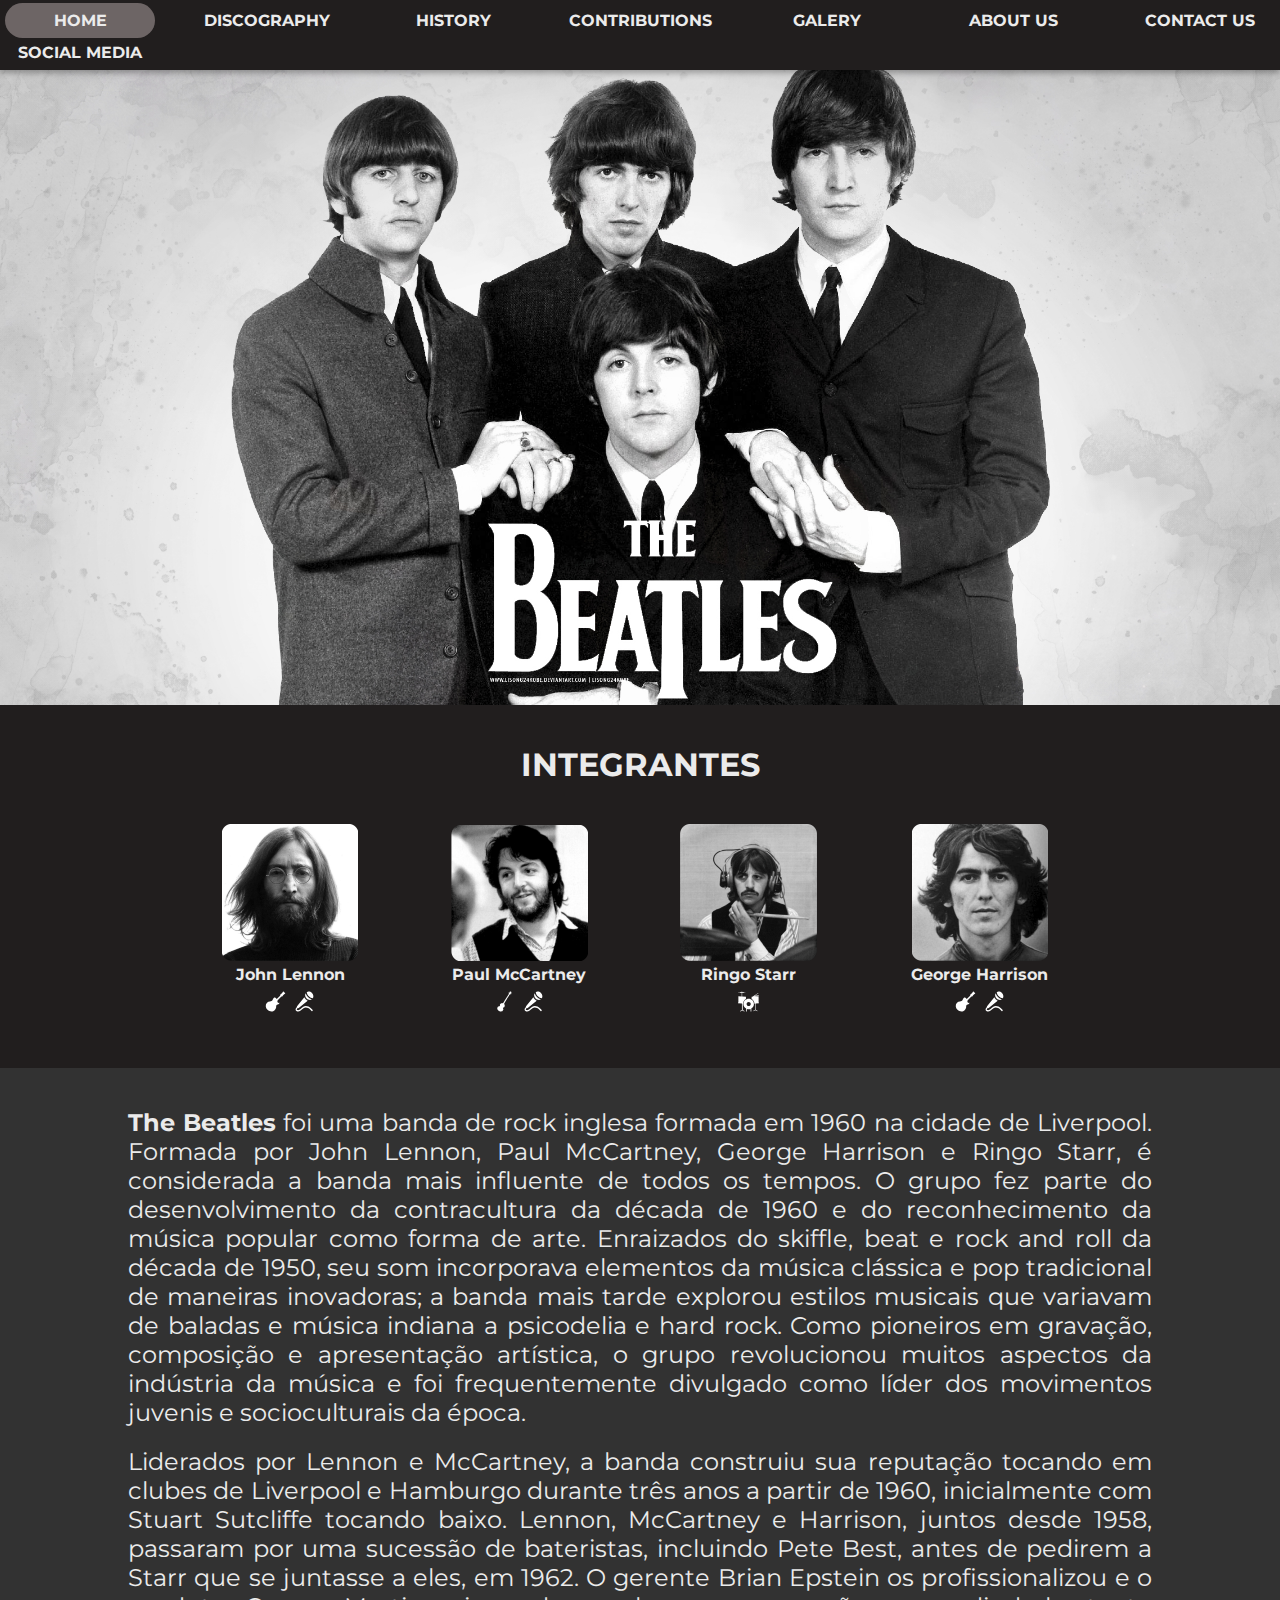
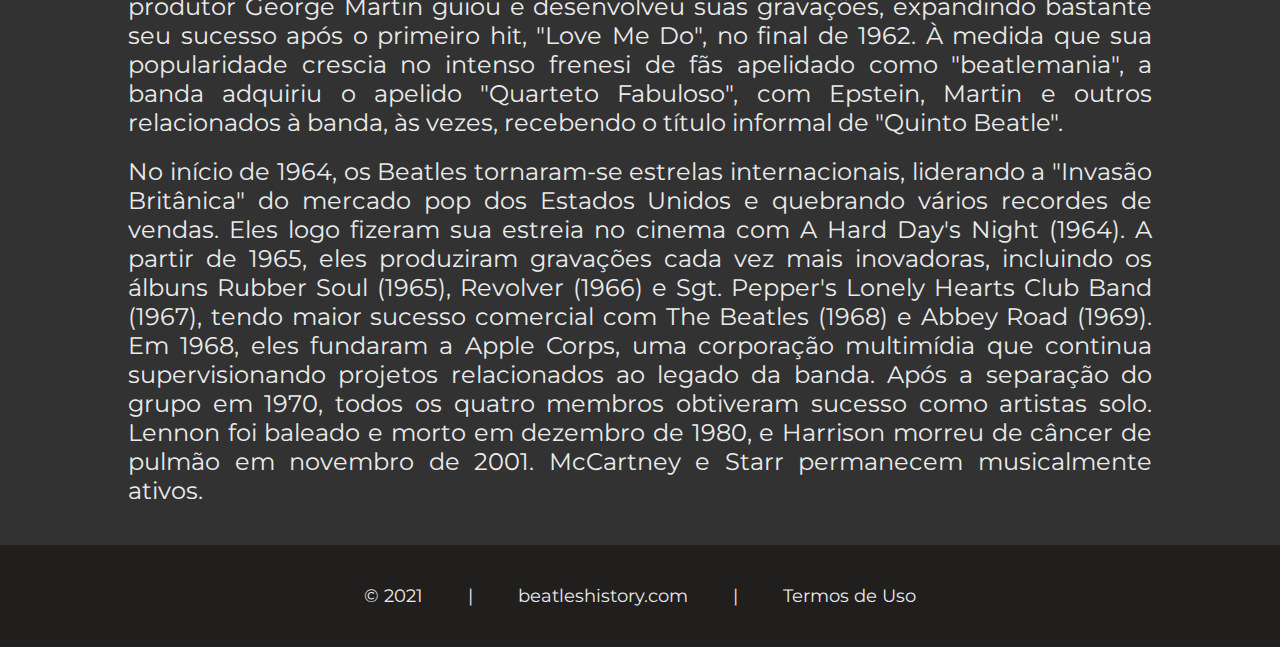
<file: index.html>
<!DOCTYPE html>
<html lang="pt-br">
	<head>
		<meta charset="UTF-8" />
		<meta http-equiv="X-UA-Compatible" content="IE=edge" />
		<meta
			name="viewport"
			content="width=device-width, initial-scale=1.0"
		/>
		<link rel="stylesheet" type="text/css" href="style.css" />
		<link rel="shortcut icon" href="imagens/favicon.ico" />
		<title>TheBeatles History</title>

		<!-- http://localhost:5500/index.html -->
	</head>
	<body>
		<header id="menu">
			<ul id="menuID">
				<li class="item-menu-selecionado">
					<a href="index.html">
						<div
							id="scale-out-center"
							class="btn-menu-selecionado"
						>
							HOME
						</div>
					</a>
				</li>
				<li class="item-menu">
					<a href="discography/discography.html">
						<div class="btn-menu">DISCOGRAPHY</div>
					</a>
				</li>
				<li class="item-menu">
					<a href="history/history.html">
						<div class="btn-menu">HISTORY</div>
					</a>
				</li>
				<li class="item-menu">
					<a href="contributions/contributions.html">
						<div class="btn-menu">CONTRIBUTIONS</div>
					</a>
				</li>
				<li class="item-menu">
					<a href="galery/galery.html">
						<div class="btn-menu">GALERY</div>
					</a>
				</li>
				<li class="item-menu">
					<a href="about-us/about-us.html">
						<div class="btn-menu">ABOUT US</div>
					</a>
				</li>
				<li class="item-menu">
					<a href="contact-us/contac-us.html">
						<div class="btn-menu">CONTACT US</div>
					</a>
				</li>
				<li class="item-menu">
					<a href="social-media/social-media.html">
						<div class="btn-menu">SOCIAL MEDIA</div>
					</a>
				</li>
			</ul>
		</header>

		<!-- Parallax -->
		<div class="parallax"></div>

		<section class="integrantes">
			<h1 class="titulo">INTEGRANTES</h1>
			<div class="centralizarFotos">
				<div id="johnLennon" class="fotos-integrantes">
					<a
						href="https://pt.wikipedia.org/wiki/John_Lennon"
						target="_blank"
					>
						<img
							class="integrantes-images"
							src="imagens/john-lennon.png"
							alt="Foto de John Lennon"
						/>
					</a>
					<p class="nomes">John Lennon</p>
					<div class="johnInstruments">
						<img
							width="25px"
							src="imagens/guitar.svg"
							alt="Ícone de uma Guitarra"
						/>
						<img
							width="25px"
							src="imagens/mic.svg"
							alt="Ícone de um Microfone"
						/>
					</div>
				</div>

				<div id="paulCccartney" class="fotos-integrantes">
					<a
						href="https://pt.wikipedia.org/wiki/Paul_McCartney"
						target="_blank"
					>
						<img
							class="integrantes-images"
							src="imagens/paul-mccartney.png"
							alt="Foto de Paul McCartney"
						/>
					</a>
					<p class="nomes">Paul McCartney</p>
					<div class="paulInstruments">
						<img
							width="25px"
							src="imagens/bass.svg"
							alt="Ícone de um Baixo"
						/>
						<img
							width="25px"
							src="imagens/mic.svg"
							alt="Ícone de um Microfone"
						/>
					</div>
				</div>

				<div id="ringoStarr" class="fotos-integrantes">
					<a
						href="https://pt.wikipedia.org/wiki/Ringo_Starr"
						target="_blank"
					>
						<img
							class="integrantes-images"
							src="imagens/ringo-starr.png"
							alt="Foto de Ringo Starr"
						/>
					</a>
					<p class="nomes">Ringo Starr</p>
					<div class="ringoInstruments">
						<img
							width="25px"
							src="imagens/drum.svg"
							alt="Ícone de uma Bateria"
						/>
					</div>
				</div>
				<div id="georgeHarrison" class="fotos-integrantes">
					<a
						href="https://pt.wikipedia.org/wiki/George_Harrison"
						target="_blank"
					>
						<img
							class="integrantes-images"
							src="imagens/george-harrison.png"
							alt="Foto de George Harrison"
						/>
					</a>
					<p class="nomes">George Harrison</p>
					<div class="georgeInstruments">
						<img
							width="25px"
							src="imagens/guitar.svg"
							alt="Ícone de uma Guitarra"
						/>
						<img
							width="25px"
							src="imagens/mic.svg"
							alt="Ícone de um Microfone"
						/>
					</div>
				</div>
			</div>
		</section>

		<div class="div-texto">
			<p class="textoCima">
				<strong>The Beatles</strong> foi uma banda de rock
				inglesa formada em 1960 na cidade de Liverpool. Formada
				por John Lennon, Paul McCartney, George Harrison e Ringo
				Starr, é considerada a banda mais influente de todos os
				tempos. O grupo fez parte do desenvolvimento da
				contracultura da década de 1960 e do reconhecimento da
				música popular como forma de arte. Enraizados do
				skiffle, beat e rock and roll da década de 1950, seu som
				incorporava elementos da música clássica e pop
				tradicional de maneiras inovadoras; a banda mais tarde
				explorou estilos musicais que variavam de baladas e
				música indiana a psicodelia e hard rock. Como pioneiros
				em gravação, composição e apresentação artística, o
				grupo revolucionou muitos aspectos da indústria da
				música e foi frequentemente divulgado como líder dos
				movimentos juvenis e socioculturais da época.
			</p>
			<p class="texto">
				Liderados por Lennon e McCartney, a banda construiu sua
				reputação tocando em clubes de Liverpool e Hamburgo
				durante três anos a partir de 1960, inicialmente com
				Stuart Sutcliffe tocando baixo. Lennon, McCartney e
				Harrison, juntos desde 1958, passaram por uma sucessão
				de bateristas, incluindo Pete Best, antes de pedirem a
				Starr que se juntasse a eles, em 1962. O gerente Brian
				Epstein os profissionalizou e o produtor George Martin
				guiou e desenvolveu suas gravações, expandindo bastante
				seu sucesso após o primeiro hit, "Love Me Do", no final
				de 1962. À medida que sua popularidade crescia no
				intenso frenesi de fãs apelidado como "beatlemania", a
				banda adquiriu o apelido "Quarteto Fabuloso", com
				Epstein, Martin e outros relacionados à banda, às vezes,
				recebendo o título informal de "Quinto Beatle".
			</p>
			<p class="textoBaixo">
				No início de 1964, os Beatles tornaram-se estrelas
				internacionais, liderando a "Invasão Britânica" do
				mercado pop dos Estados Unidos e quebrando vários
				recordes de vendas. Eles logo fizeram sua estreia no
				cinema com A Hard Day's Night (1964). A partir de 1965,
				eles produziram gravações cada vez mais inovadoras,
				incluindo os álbuns Rubber Soul (1965), Revolver (1966)
				e Sgt. Pepper's Lonely Hearts Club Band (1967), tendo
				maior sucesso comercial com The Beatles (1968) e Abbey
				Road (1969). Em 1968, eles fundaram a Apple Corps, uma
				corporação multimídia que continua supervisionando
				projetos relacionados ao legado da banda. Após a
				separação do grupo em 1970, todos os quatro membros
				obtiveram sucesso como artistas solo. Lennon foi baleado
				e morto em dezembro de 1980, e Harrison morreu de câncer
				de pulmão em novembro de 2001. McCartney e Starr
				permanecem musicalmente ativos.
			</p>
		</div>

		<footer class="fundo-footer">
			<div class="text-footer">
				<p class="p-footer">© 2021</p>
				<p class="p-footer">|</p>
				<p class="p-footer">beatleshistory.com</p>
				<p class="p-footer">|</p>
				<p class="p-footer">Termos de Uso</p>
			</div>
		</footer>
	</body>
</html>
</file>
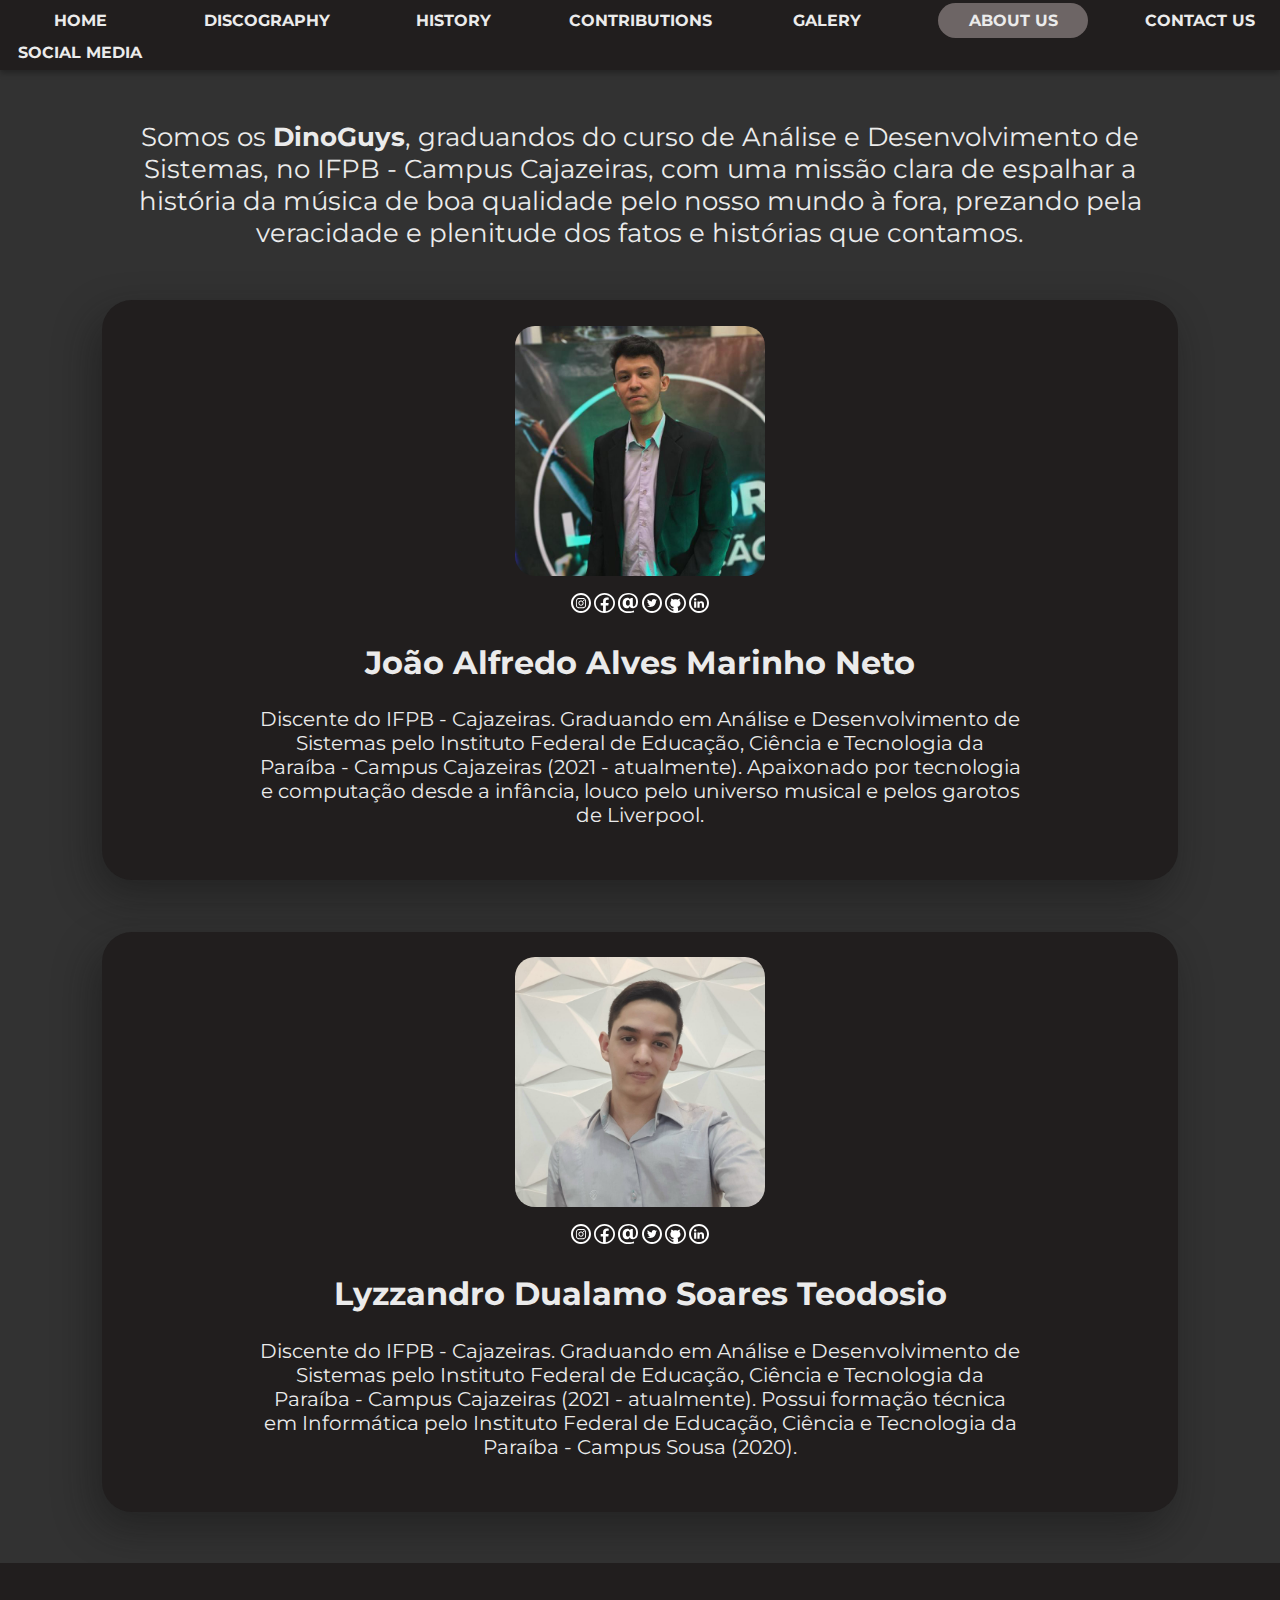
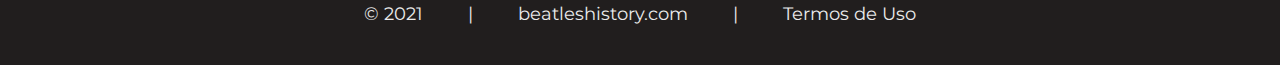
<file: about-us/about-us.html>
<!DOCTYPE html>
<html lang="pt-br">

<head>
    <meta charset="UTF-8">
    <meta http-equiv="X-UA-Compatible" content="IE=edge">
    <meta name="viewport" content="width=device-width, initial-scale=1.0">
    <link rel="stylesheet" type="text/css" href="../style.css">
    <link rel="shortcut icon" href="../imagens/favicon.ico">
    <title>About Us</title>
</head>

<body>
    <header id="menu">
        <ul id="menuID">
            <li class="item-menu"><a href="../index.html">
                    <div class="btn-menu">HOME</div>
                </a></li>
            <li class="item-menu"><a href="../discography/discography.html">
                    <div class="btn-menu">DISCOGRAPHY</div>
                </a></li>
            <li class="item-menu"><a href="../history/history.html">
                    <div class="btn-menu">HISTORY</div>
                </a></li>
            <li class="item-menu"><a href="../contributions/contributions.html">
                    <div class="btn-menu">CONTRIBUTIONS</div>
                </a></li>
            <li class="item-menu"><a href="../galery/galery.html">
                    <div class="btn-menu">GALERY</div>
                </a></li>
            <li class="item-menu-selecionado"><a href="../about-us/about-us.html">
                    <div id="scale-out-center" class="btn-menu-selecionado">ABOUT US</div>
                </a></li>
            <li class="item-menu"><a href="../contact-us/contac-us.html">
                    <div class="btn-menu">CONTACT US</div>
                </a></li>
            <li class="item-menu"><a href="../social-media/social-media.html">
                    <div class="btn-menu">SOCIAL MEDIA</div>
                </a></li>
        </ul>
    </header>

    <div id="textoAboutUs">
        <p>Somos os <strong>DinoGuys</strong>, graduandos do curso de Análise e Desenvolvimento de Sistemas, no IFPB -
            Campus Cajazeiras, com uma missão clara de espalhar a história da música de boa qualidade pelo nosso mundo à
            fora, prezando pela veracidade e plenitude dos fatos e histórias que contamos.
        </p>

    </div>

    <div class="caixaAboutUs" id="slide-right">
        <img src="../imagens/joaoalfredo.jpeg" alt="Imagem de Perfil de João Alfredo" id="imagemJoao">
        <nav id="redeSocial">
            <ul id="redeSocialID">
                <li class="redes">
                    <a href="https://www.instagram.com/joao.alfredo.a/" target="_blank">
                        <img class="icones-sociais" src="../imagens/instagram.svg"
                            alt="Ícone do Instagram">
                    </a>
                </li>
                <li class="redes">
                    <a href="https://www.facebook.com/JoaoAlfredoAlves777/" target="_blank">
                        <img class="icones-sociais" src="../imagens/facebook.svg" alt="Ícone do Facebook">
                    </a>
                </li>
                <li class="redes">
                    <a href="mailto:joaoadsousa777@gmail.com?subject=Olá,%20João%20Alfredo." target="_blank">
                        <img  class="icones-sociais" src="../imagens/gmail.svg" alt="Ícone do Gmail">
                    </a>
                </li>
                <li class="redes">
                    <a href="https://twitter.com/joaoalfredoa" target="_blank">
                        <img class="icones-sociais" src="../imagens/twitter.svg"lt="Ícone do Twitter">
                    </a>
                </li>
                <li class="redes">
                    <a href="https://github.com/JoaoAlfredoAlves" target="_blank">
                        <img class="icones-sociais" src="../imagens/github.svg" alt="Ícone do Github">
                    </a>
                </li>
                <li class="redes">
                    <a href="https://www.linkedin.com/in/joaoalfredoalves/" target="_blank">
                        <img class="icones-sociais" src="../imagens/linkedin.svg" alt="Ícone do LinkedIn">
                    </a>
                </li>
            </ul>
        </nav>

        <h1 id="nomeJoao">João Alfredo Alves Marinho Neto</h1>
        <div id="texto">
            <p>
                Discente do IFPB - Cajazeiras. Graduando em Análise e Desenvolvimento de Sistemas pelo Instituto Federal
                de Educação, Ciência e Tecnologia da Paraíba - Campus Cajazeiras (2021 - atualmente). Apaixonado por
                tecnologia e computação desde a infância, louco pelo universo musical e pelos garotos de Liverpool.
            </p>
        </div>
    </div>

    <div class="caixaAboutUs" id="slide-right">
        <img src="../imagens/lyly.jpeg" alt="Imagem de Perfil de Lyzzandro Dualamo" id="imagemLyzzandro">
        <nav id="redeSocial">
            <ul id="redeSocialID">
                <li class="redes">
                    <a href="https://www.instagram.com/lyzzandro/" target="_blank">
                        <img class="icones-sociais" src="../imagens/instagram.svg" alt="Ícone do Instagram">
                    </a>
                </li>
                <li class="redes">
                    <a href="https://www.facebook.com/profile.php?id=100009091701019" target="_blank">
                        <img class="icones-sociais"  src="../imagens/facebook.svg" alt="Ícone do Facebook">
                    </a>
                </li>
                <li class="redes">
                    <a href="mailto:lyzzandro91@gmail.com?subject=Olá,%20Lyzzandro." target="_blank">
                        <img class="icones-sociais" src="../imagens/gmail.svg" alt="Ícone do Gmail">
                    </a>
                </li>
                <li class="redes">
                    <a href="https://twitter.com/lyzzandro1" target="_blank">
                        <img class="icones-sociais" src="../imagens/twitter.svg" alt="Ícone do Twitter">
                    </a>
                </li>
                <li class="redes">
                    <a href="https://github.com/lyzzandro" target="_blank">
                        <img class="icones-sociais" src="../imagens/github.svg" alt="Ícone do Github">
                    </a>
                </li>
                <li class="redes">
                    <a href="https://www.linkedin.com/in/lyzzandro-soares-131799198/" target="_blank">
                        <img class="icones-sociais" src="../imagens/linkedin.svg" alt="Ícone do LinkedIn">
                    </a>
                </li>
            </ul>
        </nav>

        <h1 id="nomeLyzzandro">Lyzzandro Dualamo Soares Teodosio</h1>
        <div id="texto">
            <p>
                Discente do IFPB - Cajazeiras. Graduando em Análise e Desenvolvimento de Sistemas pelo Instituto Federal
                de Educação, Ciência e Tecnologia da Paraíba - Campus Cajazeiras (2021 - atualmente). Possui formação
                técnica em Informática pelo Instituto Federal de Educação, Ciência e Tecnologia da Paraíba - Campus
                Sousa (2020).
            <p>
        </div>
    </div>

    <footer class="fundo-footer">
        <div class="text-footer">
            <p class="p-footer">© 2021</p>
            <p class="p-footer">|</p>
            <p class="p-footer">beatleshistory.com</p>
            <p class="p-footer">|</p>
            <p class="p-footer">Termos de Uso</p>
        </div>
    </footer>

</body>

</html>
</file>
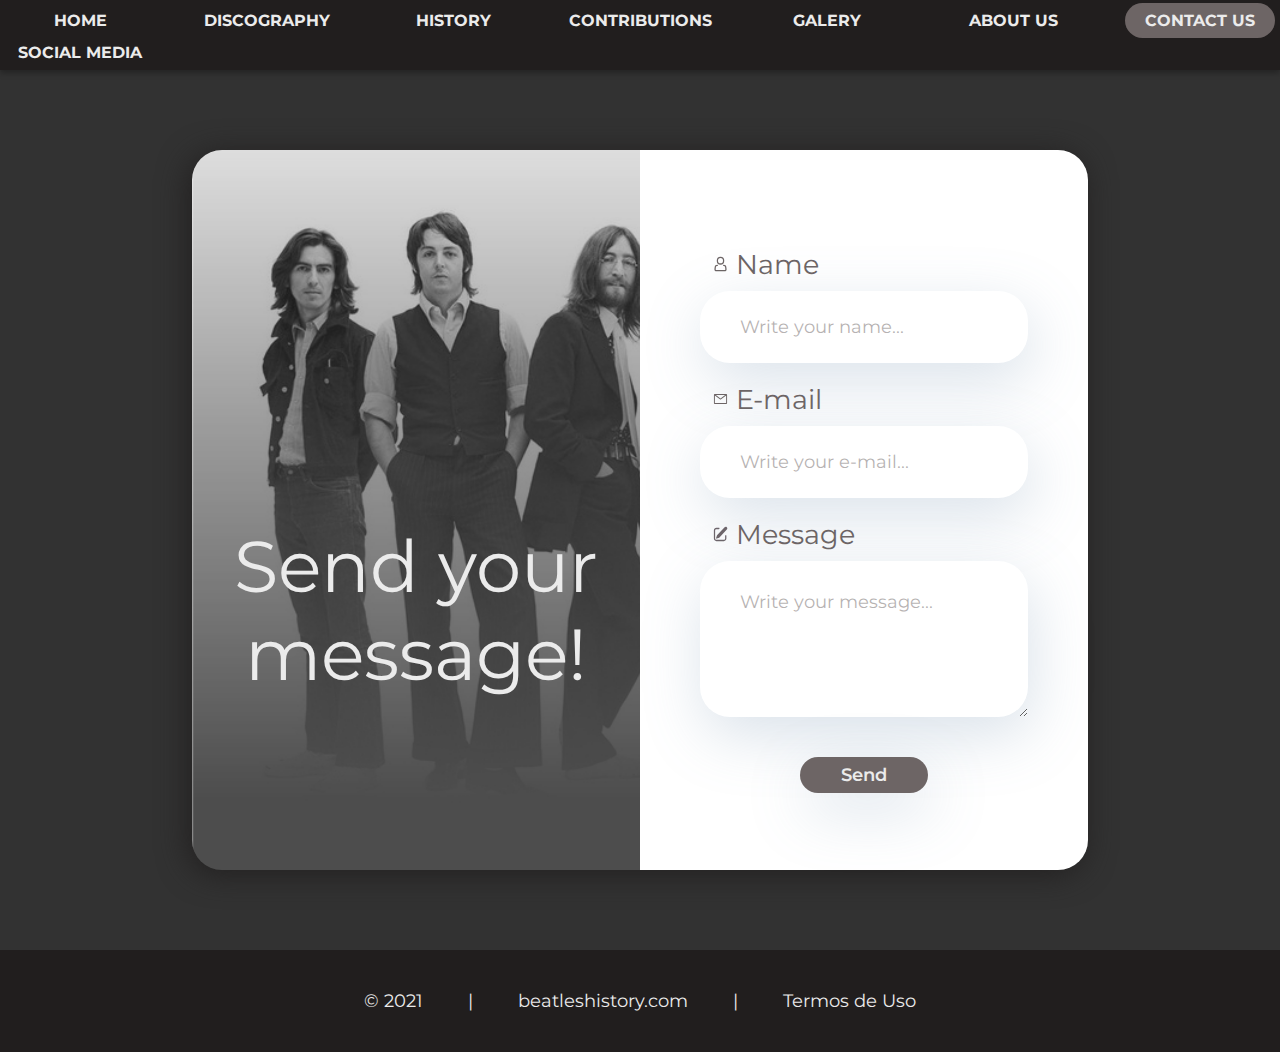
<file: contact-us/contac-us.html>
<!DOCTYPE html>
<html lang="pt-br">
	<head>
		<meta charset="UTF-8" />
		<meta http-equiv="X-UA-Compatible" content="IE=edge" />
		<meta
			name="viewport"
			content="width=device-width, initial-scale=1.0"
		/>
		<link rel="stylesheet" href="../style.css" />
		<link rel="shortcut icon" href="../imagens/favicon.ico" />
		<title>Contact Us</title>
	</head>

	<body>
		<header id="menu">
			<ul id="menuID">
				<li class="item-menu">
					<a href="../index.html">
						<div class="btn-menu">HOME</div>
					</a>
				</li>
				<li class="item-menu">
					<a href="../discography/discography.html">
						<div class="btn-menu">DISCOGRAPHY</div>
					</a>
				</li>
				<li class="item-menu">
					<a href="../history/history.html">
						<div class="btn-menu">HISTORY</div>
					</a>
				</li>
				<li class="item-menu">
					<a href="../contributions/contributions.html">
						<div class="btn-menu">CONTRIBUTIONS</div>
					</a>
				</li>
				<li class="item-menu">
					<a href="../galery/galery.html">
						<div class="btn-menu">GALERY</div>
					</a>
				</li>
				<li class="item-menu">
					<a href="../about-us/about-us.html">
						<div class="btn-menu">ABOUT US</div>
					</a>
				</li>
				<li class="item-menu-selecionado">
					<a href="../contact-us/contac-us.html">
						<div
							id="scale-out-center"
							class="btn-menu-selecionado"
						>
							CONTACT US
						</div>
					</a>
				</li>
				<li class="item-menu">
					<a href="../social-media/social-media.html">
						<div class="btn-menu">SOCIAL MEDIA</div>
					</a>
				</li>
			</ul>
		</header>

		<div class="formulario">
			<div class="banner">
				<div class="text-send" id="text-focus-in">
					Send your message!
				</div>
			</div>
			<div class="div-form">
				<form
					class="form"
					action="https://formspree.io/f/xbjqwgrd"
					method="post"
				>
					<div class="inputs">
						<div class="text-form">
							<img
								class="icon-image"
								src="../imagens/icone-person.svg"
							/>
							<label for="nome">Name</label>
						</div>
						<input
							class="input-name"
							placeholder="Write your name..."
							name="nome"
							type="text"
						/>
					</div>
					<div class="inputs">
						<div class="text-form">
							<img
								class="icon-image"
								src="../imagens/icone-email.svg"
							/>
							<label for="email">E-mail</label>
						</div>

						<input
							class="input-email"
							placeholder="Write your e-mail..."
							name="email"
							type="email"
						/>
					</div>
					<div class="inputs">
						<div class="text-form">
							<img
								class="icon-image"
								src="../imagens/icone-menssage.svg"
							/>
							<label for="msg">Message</label>
						</div>
						<textarea
							class="input-menssage"
							placeholder="Write your message..."
							name="mensagem"
						></textarea>
					</div>
					<button class="button-send" type="submit">
						Send
					</button>
				</form>
			</div>
		</div>

		<footer class="fundo-footer">
			<div class="text-footer">
				<p class="p-footer">© 2021</p>
				<p class="p-footer">|</p>
				<p class="p-footer">beatleshistory.com</p>
				<p class="p-footer">|</p>
				<p class="p-footer">Termos de Uso</p>
			</div>
		</footer>
	</body>
</html>
</file>
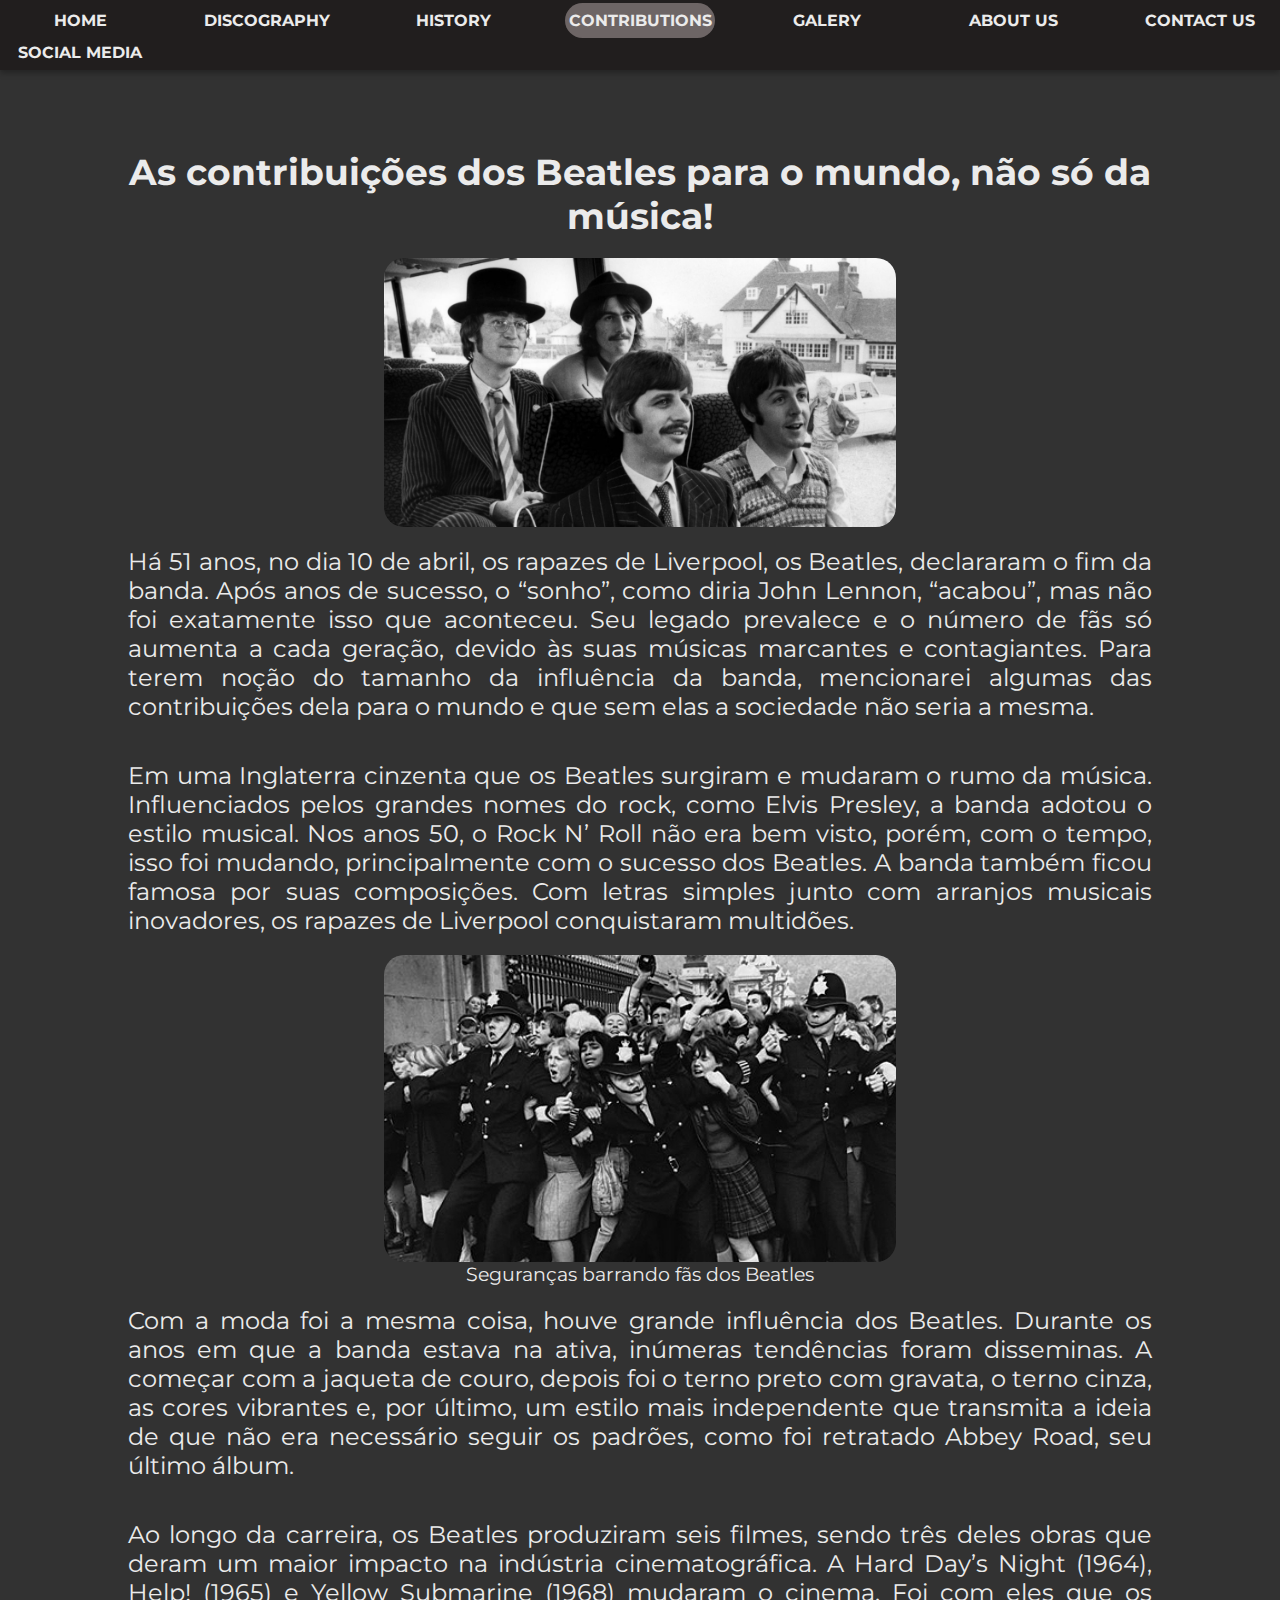
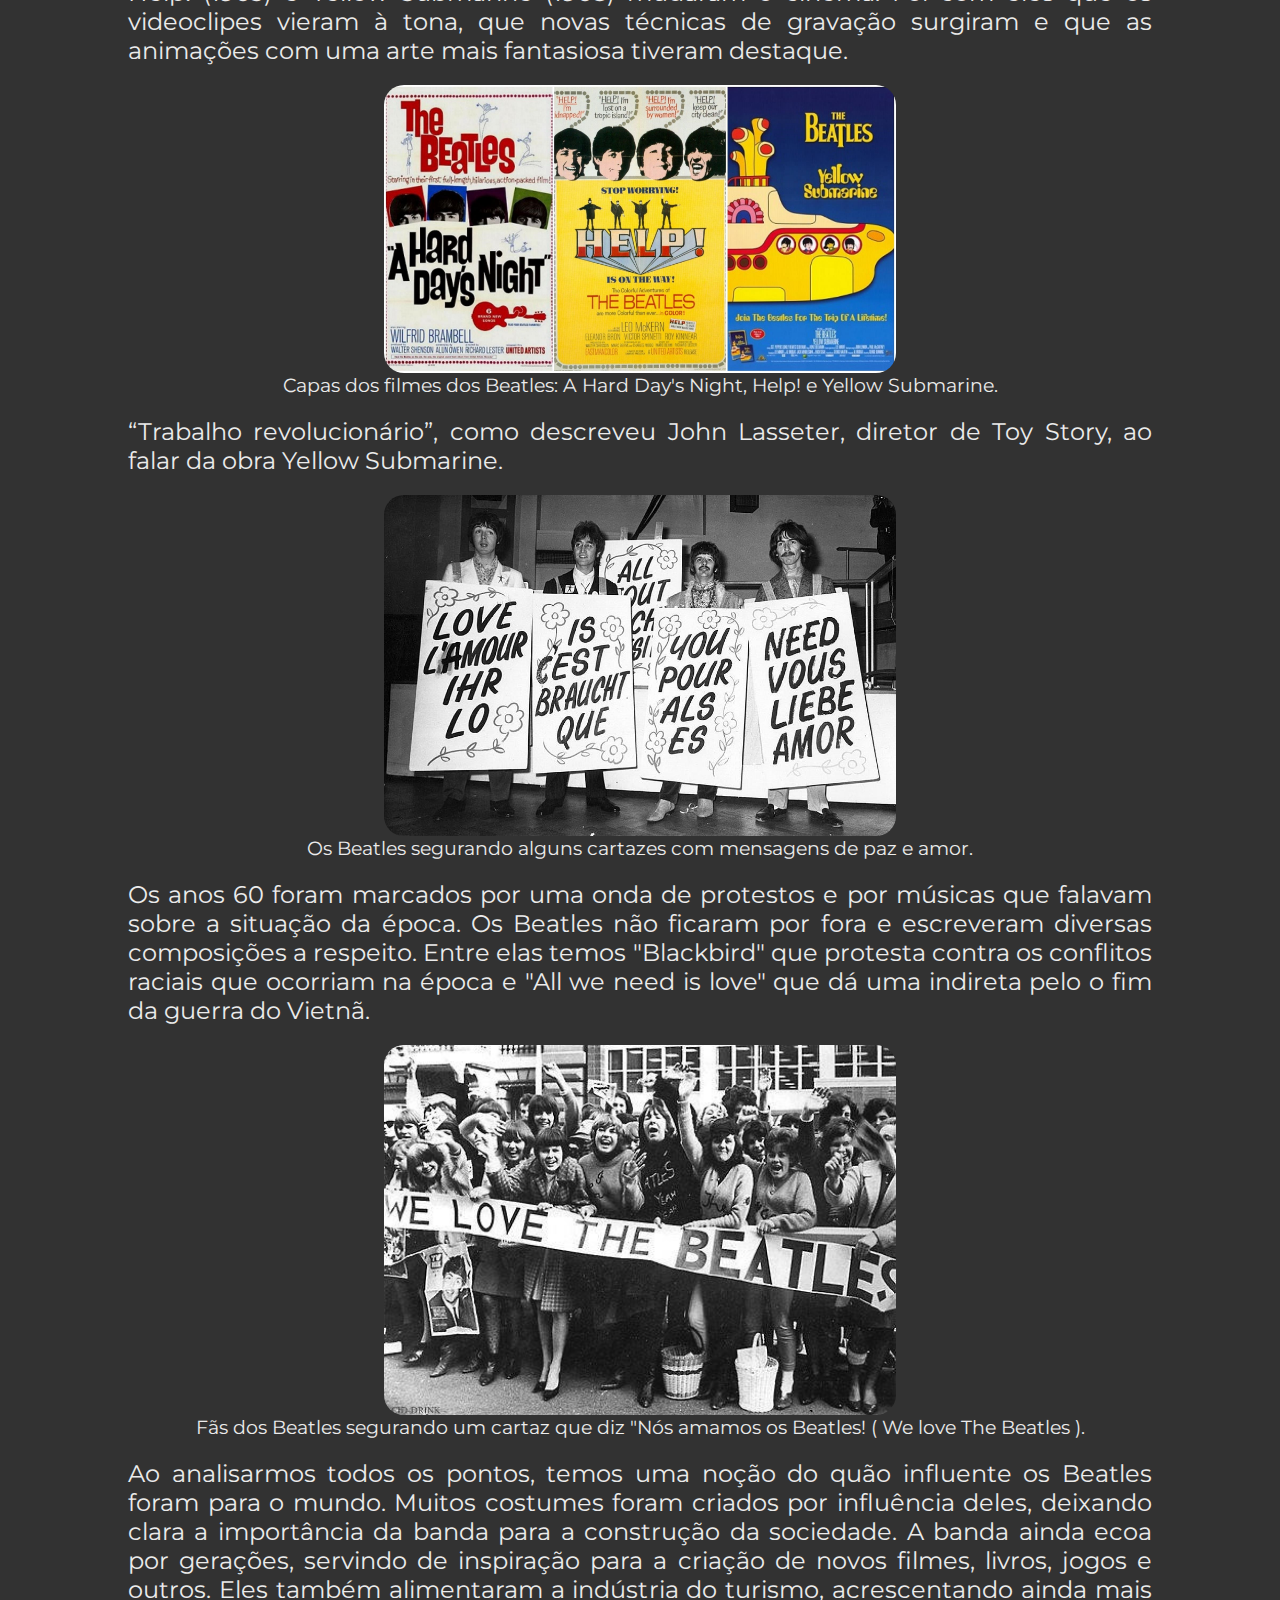
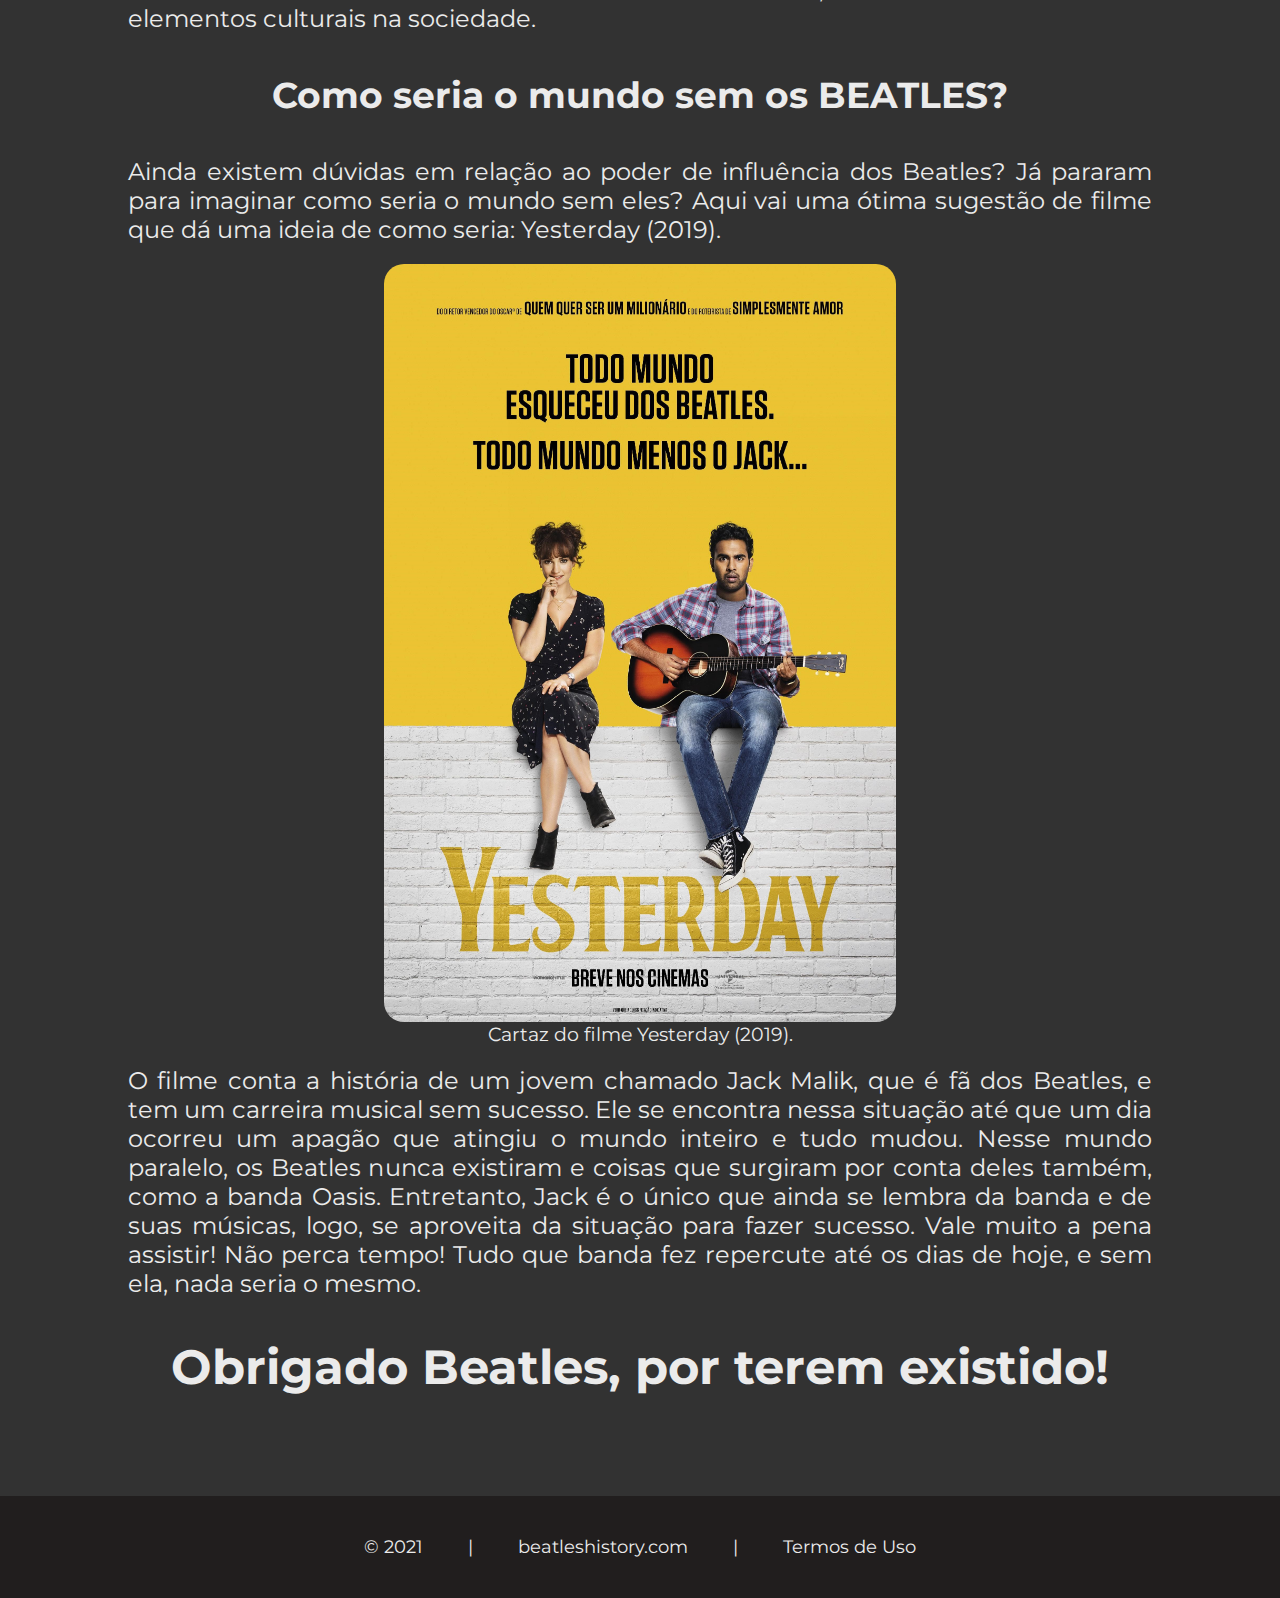
<file: contributions/contributions.html>
<!DOCTYPE html>
<html lang="pt-br">
	<head>
		<meta charset="UTF-8" />
		<meta http-equiv="X-UA-Compatible" content="IE=edge" />
		<meta
			name="viewport"
			content="width=device-width, initial-scale=1.0"
		/>
		<link rel="stylesheet" href="../style.css" />
		<link rel="shortcut icon" href="../imagens/favicon.ico" />
		<title>Contributions</title>
	</head>

	<body>
		<header id="menu">
			<ul id="menuID">
				<li class="item-menu">
					<a href="../index.html">
						<div class="btn-menu">HOME</div>
					</a>
				</li>
				<li class="item-menu">
					<a href="../discography/discography.html">
						<div class="btn-menu">DISCOGRAPHY</div>
					</a>
				</li>
				<li class="item-menu">
					<a href="../history/history.html">
						<div class="btn-menu">HISTORY</div>
					</a>
				</li>
				<li class="item-menu-selecionado">
					<a href="../contributions/contributions.html">
						<div
							id="scale-out-center"
							class="btn-menu-selecionado"
						>
							CONTRIBUTIONS
						</div>
					</a>
				</li>
				<li class="item-menu">
					<a href="../galery/galery.html">
						<div class="btn-menu">GALERY</div>
					</a>
				</li>
				<li class="item-menu">
					<a href="../about-us/about-us.html">
						<div class="btn-menu">ABOUT US</div>
					</a>
				</li>
				<li class="item-menu">
					<a href="../contact-us/contac-us.html">
						<div class="btn-menu">CONTACT US</div>
					</a>
				</li>
				<li class="item-menu">
					<a href="../social-media/social-media.html">
						<div class="btn-menu">SOCIAL MEDIA</div>
					</a>
				</li>
			</ul>
		</header>

		<section class="text-contributions">
			<h2>
				As contribuições dos Beatles para o mundo, não só da
				música!
			</h2>

			<section class="imagens-contributions">
				<img
					class="imagem-contribution"
					src="../imagens/contributions1.jpg"
					alt="Os Beatles dentro de um ônibus"
				/>
			</section>
			<p>
				Há 51 anos, no dia 10 de abril, os rapazes de Liverpool,
				os Beatles, declararam o fim da banda. Após anos de
				sucesso, o “sonho”, como diria John Lennon, “acabou”,
				mas não foi exatamente isso que aconteceu. Seu legado
				prevalece e o número de fãs só aumenta a cada geração,
				devido às suas músicas marcantes e contagiantes. Para
				terem noção do tamanho da influência da banda,
				mencionarei algumas das contribuições dela para o mundo
				e que sem elas a sociedade não seria a mesma.
			</p>
			<p>
				Em uma Inglaterra cinzenta que os Beatles surgiram e
				mudaram o rumo da música. Influenciados pelos grandes
				nomes do rock, como Elvis Presley, a banda adotou o
				estilo musical. Nos anos 50, o Rock N’ Roll não era bem
				visto, porém, com o tempo, isso foi mudando,
				principalmente com o sucesso dos Beatles. A banda também
				ficou famosa por suas composições. Com letras simples
				junto com arranjos musicais inovadores, os rapazes de
				Liverpool conquistaram multidões.
			</p>
			<section class="imagens-contributions">
				<img
					class="imagem-contribution"
					src="../imagens/seguranças-barrando-fas.jpg"
					alt="Os Beatles tocando em uma apresentação na TV"
				/>
				<p>Seguranças barrando fãs dos Beatles</p>
			</section>
			<p>
				Com a moda foi a mesma coisa, houve grande influência
				dos Beatles. Durante os anos em que a banda estava na
				ativa, inúmeras tendências foram disseminas. A começar
				com a jaqueta de couro, depois foi o terno preto com
				gravata, o terno cinza, as cores vibrantes e, por
				último, um estilo mais independente que transmita a
				ideia de que não era necessário seguir os padrões, como
				foi retratado Abbey Road, seu último álbum.
			</p>
			<p>
				Ao longo da carreira, os Beatles produziram seis filmes,
				sendo três deles obras que deram um maior impacto na
				indústria cinematográfica. A Hard Day’s Night (1964),
				Help! (1965) e Yellow Submarine (1968) mudaram o cinema.
				Foi com eles que os videoclipes vieram à tona, que novas
				técnicas de gravação surgiram e que as animações com uma
				arte mais fantasiosa tiveram destaque.
			</p>
			<section class="imagens-contributions">
				<img
					class="imagem-contribution"
					src="../imagens/contributions2.jpg"
					alt="Capas de 3 filmes dos Beatles."
				/>
				<p>
					Capas dos filmes dos Beatles: A Hard Day's Night,
					Help! e Yellow Submarine.
				</p>
			</section>
			<p>
				“Trabalho revolucionário”, como descreveu John Lasseter,
				diretor de Toy Story, ao falar da obra Yellow Submarine.
			</p>
			<section class="imagens-contributions">
				<img
					class="imagem-contribution"
					src="../imagens/beatles-segurando-cartazes.jpg"
					alt="Os Beatles segurando cartazes."
				/>
				<p>
					Os Beatles segurando alguns cartazes com mensagens
					de paz e amor.
				</p>
			</section>
			<p>
				Os anos 60 foram marcados por uma onda de protestos e
				por músicas que falavam sobre a situação da época. Os
				Beatles não ficaram por fora e escreveram diversas
				composições a respeito. Entre elas temos "Blackbird" que
				protesta contra os conflitos raciais que ocorriam na
				época e "All we need is love" que dá uma indireta pelo o
				fim da guerra do Vietnã.
			</p>
			<section class="imagens-contributions">
				<img
					class="imagem-contribution"
					src="../imagens/fas-segurando-cartaz.jpg"
					alt="Fãs segurando um cartaz para os Beatles."
				/>
				<p>
					Fãs dos Beatles segurando um cartaz que diz "Nós
					amamos os Beatles! ( We love The Beatles ).
				</p>
			</section>
			<p>
				Ao analisarmos todos os pontos, temos uma noção do quão
				influente os Beatles foram para o mundo. Muitos costumes
				foram criados por influência deles, deixando clara a
				importância da banda para a construção da sociedade. A
				banda ainda ecoa por gerações, servindo de inspiração
				para a criação de novos filmes, livros, jogos e outros.
				Eles também alimentaram a indústria do turismo,
				acrescentando ainda mais elementos culturais na
				sociedade.
			</p>

			<h2>Como seria o mundo sem os BEATLES?</h2>

			<p>
				Ainda existem dúvidas em relação ao poder de influência
				dos Beatles? Já pararam para imaginar como seria o mundo
				sem eles? Aqui vai uma ótima sugestão de filme que dá
				uma ideia de como seria: Yesterday (2019).
			</p>
			<section class="imagens-contributions">
				<img
					class="imagem-contribution"
					src="../imagens/capa-filme-yesterday.jpg"
					alt="Cartaz do filme YESTERDAY de 2019."
				/>
				<p>Cartaz do filme Yesterday (2019).</p>
			</section>
			<p>
				O filme conta a história de um jovem chamado Jack Malik,
				que é fã dos Beatles, e tem um carreira musical sem
				sucesso. Ele se encontra nessa situação até que um dia
				ocorreu um apagão que atingiu o mundo inteiro e tudo
				mudou. Nesse mundo paralelo, os Beatles nunca existiram
				e coisas que surgiram por conta deles também, como a
				banda Oasis. Entretanto, Jack é o único que ainda se
				lembra da banda e de suas músicas, logo, se aproveita da
				situação para fazer sucesso. Vale muito a pena assistir!
				Não perca tempo! Tudo que banda fez repercute até os
				dias de hoje, e sem ela, nada seria o mesmo.
			</p>

			<h1>Obrigado Beatles, por terem existido!</h1>
		</section>

		<footer class="fundo-footer">
			<div class="text-footer">
				<p class="p-footer">© 2021</p>
				<p class="p-footer">|</p>
				<p class="p-footer">beatleshistory.com</p>
				<p class="p-footer">|</p>
				<p class="p-footer">Termos de Uso</p>
			</div>
		</footer>
	</body>
</html>
</file>
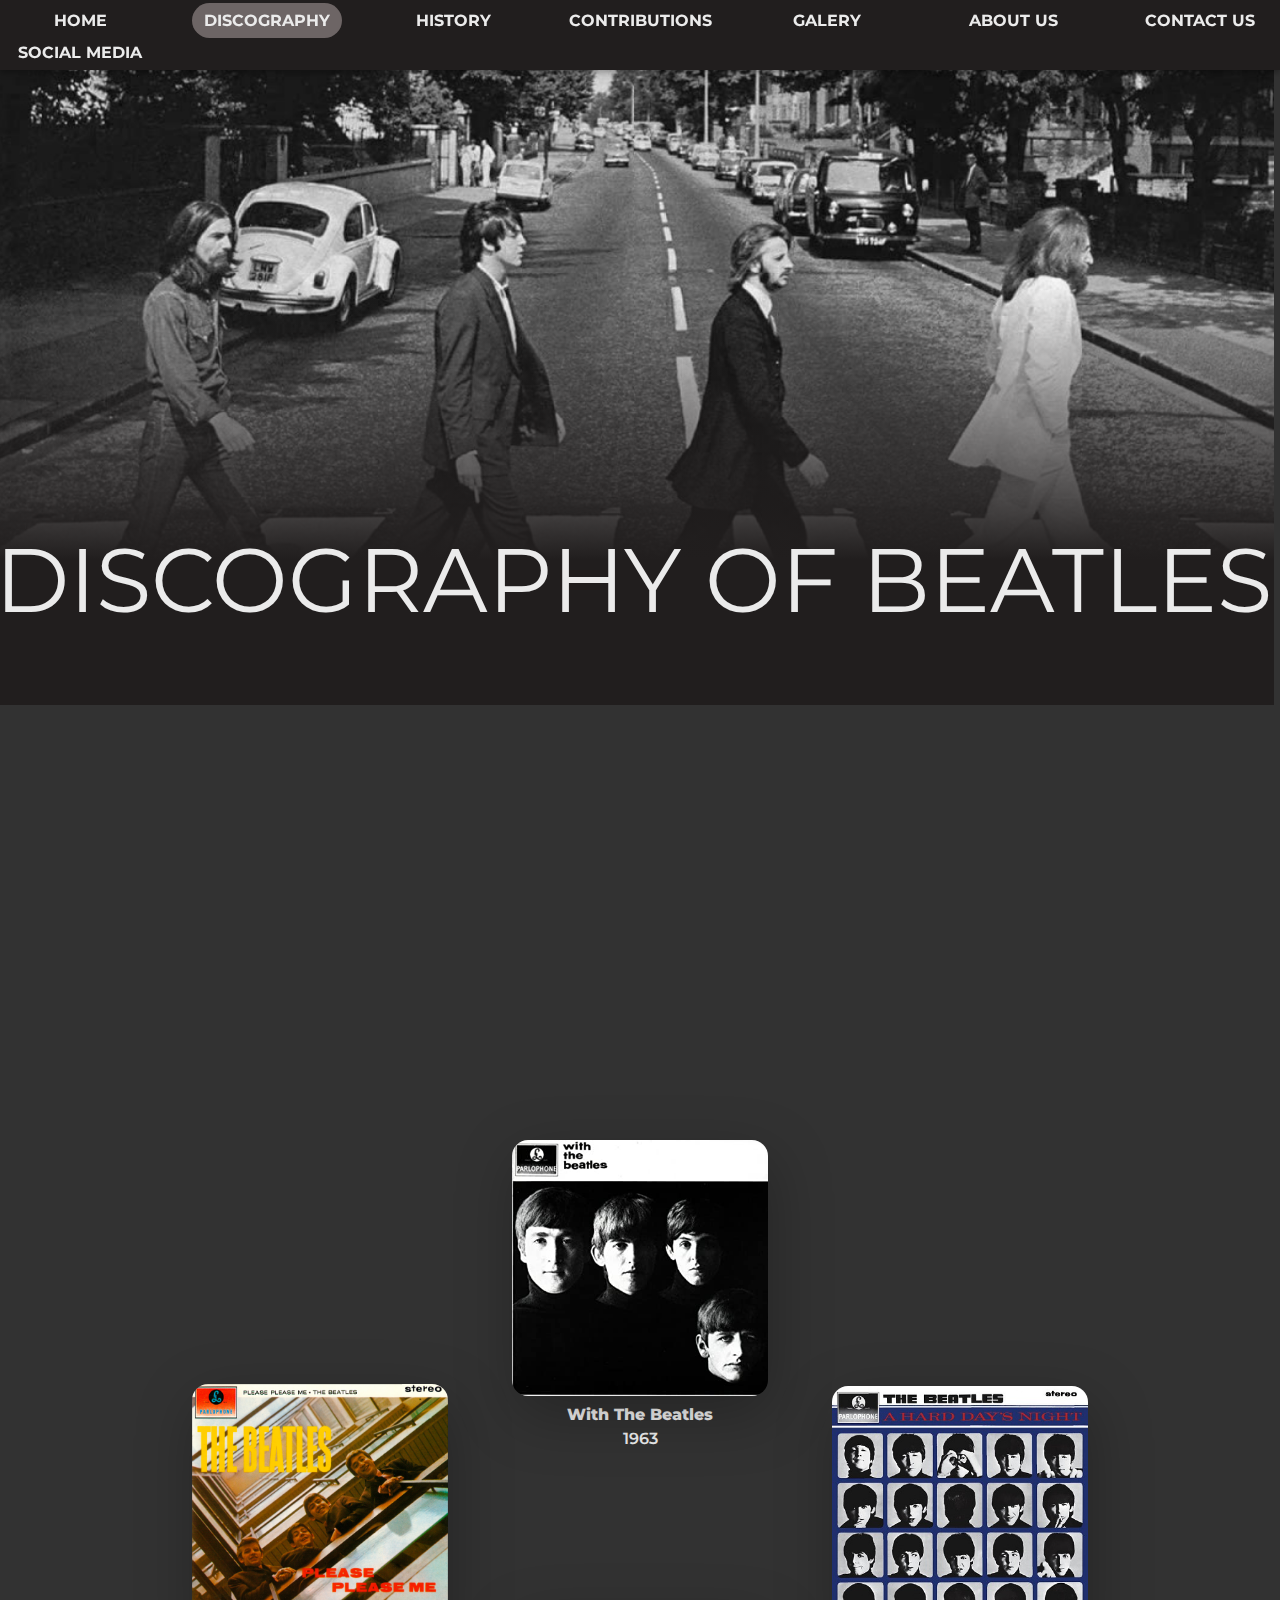
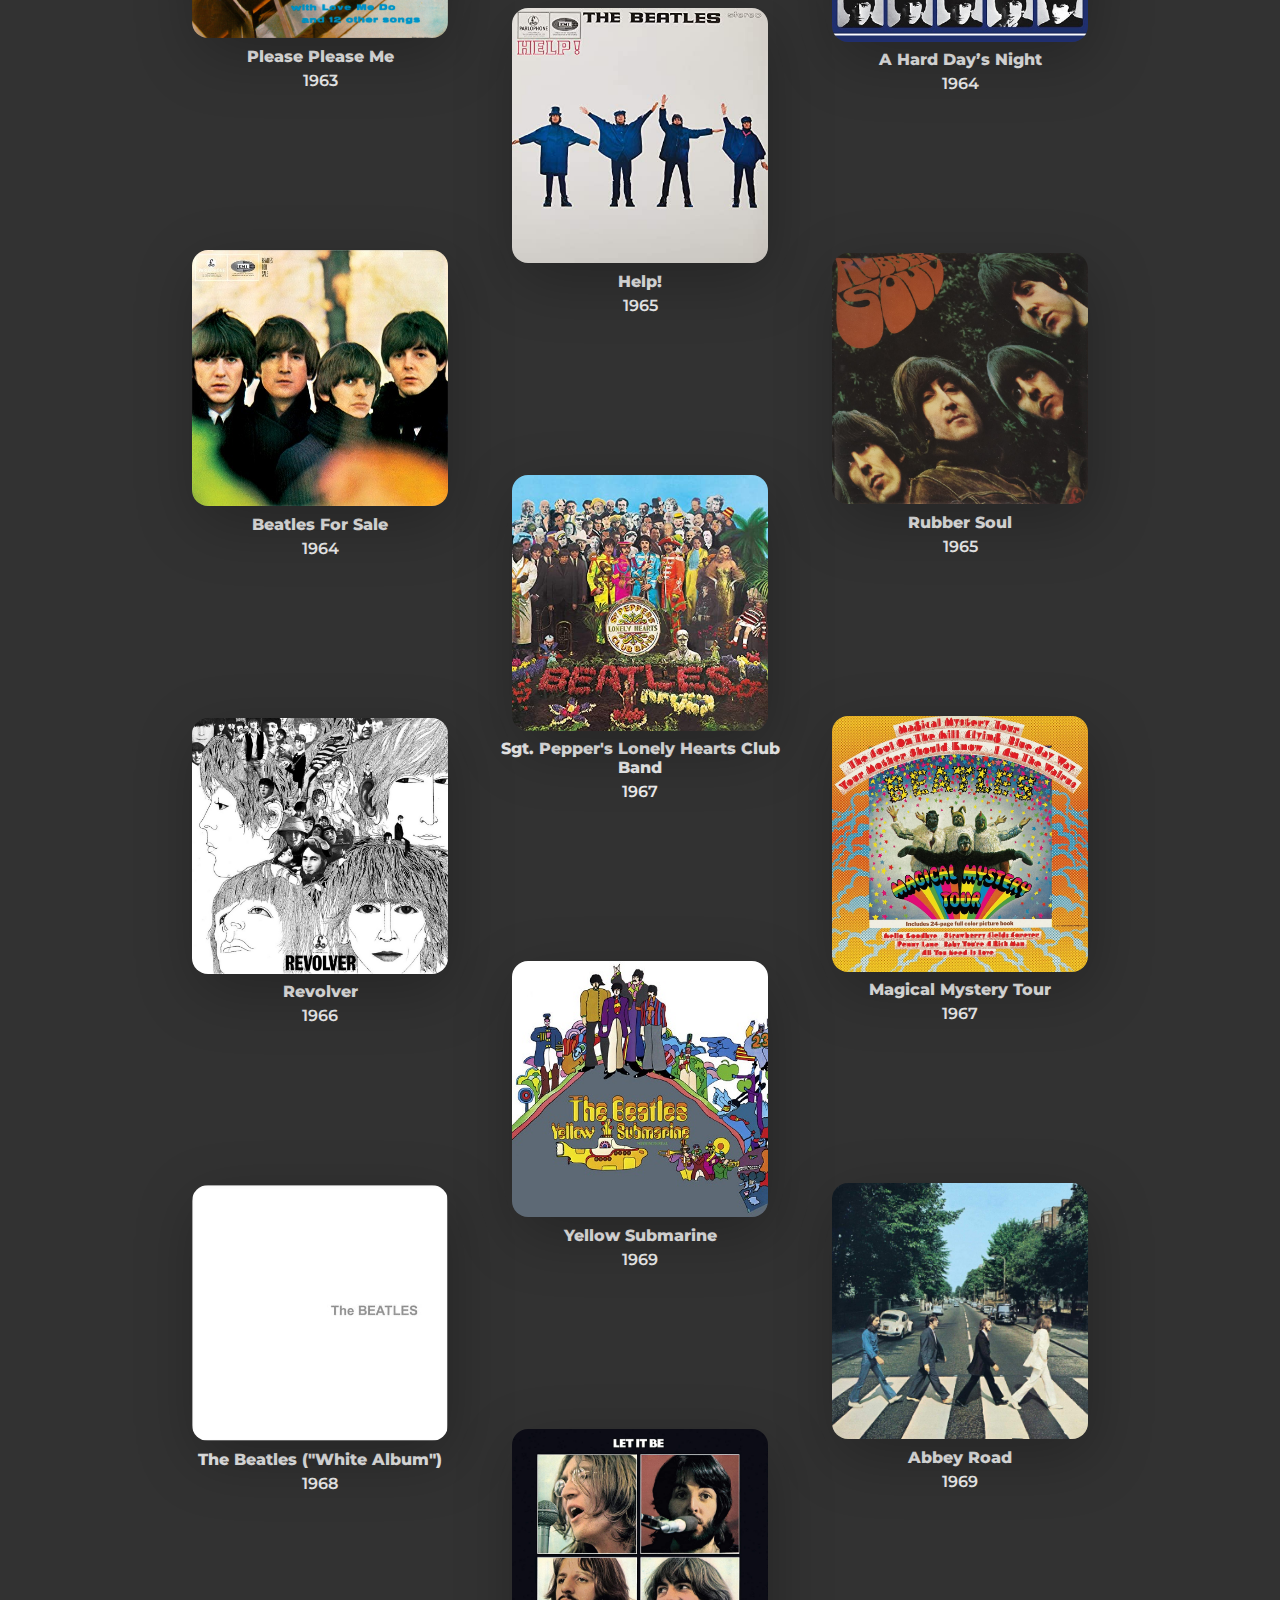
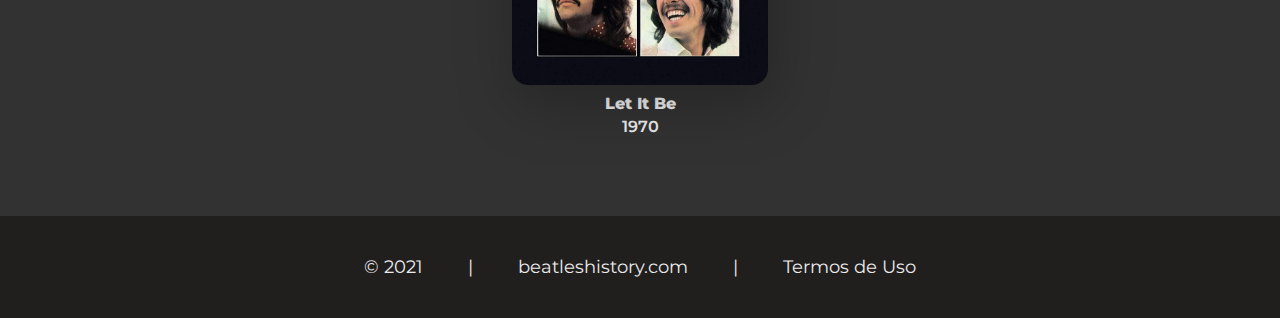
<file: discography/discography.html>
<!DOCTYPE html>
<html lang="pt-br">
<head>
    <meta charset="UTF-8">
    <meta http-equiv="X-UA-Compatible" content="IE=edge">
    <meta name="viewport" content="width=device-width, initial-scale=1.0">
    <link rel="stylesheet" href="../style.css">
    <link rel="shortcut icon" href="../imagens/favicon.ico">
    <title>Discography</title>
</head>
<body>
    <header id="menu">
        <ul id="menuID">
            <li class="item-menu"><a href="../index.html">
                    <div class="btn-menu">HOME</div>
                </a></li>
            <li class="item-menu-selecionado"><a href="../discography/discography.html">
                    <div id="scale-out-center" class="btn-menu-selecionado">DISCOGRAPHY</div>
                </a></li>
            <li class="item-menu"><a href="../history/history.html">
                    <div class="btn-menu">HISTORY</div>
                </a></li>
            <li class="item-menu"><a href="../contributions/contributions.html">
                    <div class="btn-menu">CONTRIBUTIONS</div>
                </a></li>
            <li class="item-menu"><a href="../galery/galery.html">
                    <div class="btn-menu">GALERY</div>
                </a></li>
            <li class="item-menu"><a href="../about-us/about-us.html">
                    <div class="btn-menu">ABOUT US</div>
                </a></li>
            <li class="item-menu"><a href="../contact-us/contac-us.html">
                    <div class="btn-menu">CONTACT US</div>
                </a></li>
            <li class="item-menu"><a href="../social-media/social-media.html">
                    <div class="btn-menu">SOCIAL MEDIA</div>
                </a></li>
        </ul>
    </header>

    <section>
        <div class="capa-discography">
            <img id="capa-discography" class="kenburns-top" src="../imagens/capa-discography.jpg">
            <label class="discography">
                <div class="texto-discography">
                    <p class="tracking-in-expand">
                        DISCOGRAPHY OF BEATLES
                    </p>
                </div>
            </label>
        </div>
    </section>

    <section class="discs-collums">
        <div class="div-1">
            <div class="albuns">
                <a href="https://pt.wikipedia.org/wiki/Please_Please_Me" target="_blank">
                    <img class="imagens-discography" src="../imagens/please-please-me.jpg">
                </a>
                <p class="nome-album">Please Please Me</p>
                <p class="ano-album">1963</p>
            </div>
            <div class="albuns">
                <a href="https://pt.wikipedia.org/wiki/Beatles_for_Sale" target="_blank">
                    <img class="imagens-discography" src="../imagens/beatles-for-sale.jpg.crdownload">
                </a>
                <p class="nome-album">Beatles For Sale</p>
                <p class="ano-album">1964</p>
            </div>
            <div class="albuns">
                <a href="https://pt.wikipedia.org/wiki/Revolver_(%C3%A1lbum)" target="_blank">
                    <img class="imagens-discography" src="../imagens/revolver.jpg">
                </a>
                <p class="nome-album">Revolver</p>
                <p class="ano-album">1966</p>
            </div>
            <div class="albuns">
                <a href="https://pt.wikipedia.org/wiki/The_Beatles_(%C3%A1lbum)" target="_blank">
                    <img class="imagens-discography" src="../imagens/the-beatles.jpg">
                </a>
                <p class="nome-album">The Beatles ("White Album")</p>
                <p class="ano-album">1968</p>
            </div>
        </div>

        </div>
        <div class="div-2">
            <div class="albuns">
                <a href="https://pt.wikipedia.org/wiki/With_the_Beatles" target="_blank">
                    <img class="imagens-discography" src="../imagens/with-the-beatles.jpg">
                </a>
                <p class="nome-album">With The Beatles</p>
                <p class="ano-album">1963</p>
            </div>
            <div class="albuns">
                <a href="https://pt.wikipedia.org/wiki/Help!" target="_blank">
                    <img class="imagens-discography" src="../imagens/help!.jpg">
                </a>
                <p class="nome-album">Help!</p>
                <p class="ano-album">1965</p>
            </div>
            <div class="albuns">
                <a href="https://pt.wikipedia.org/wiki/Sgt._Pepper's_Lonely_Hearts_Club_Band" target="_blank">
                    <img class="imagens-discography" src="../imagens/sgt-pepper's-lonely.jpg">
                </a>
                <p class="nome-album">Sgt. Pepper's Lonely
                    Hearts Club Band</p>
                <p class="ano-album">1967</p>
            </div>
            <div class="albuns">
                <a href="https://pt.wikipedia.org/wiki/Yellow_Submarine" target="_blank">
                    <img class="imagens-discography" src="../imagens/yellow-submarine.jpg">
                </a>
                <p class="nome-album">Yellow Submarine</p>
                <p class="ano-album">1969</p>
            </div>
            <div class="albuns">
                <a href="https://pt.wikipedia.org/wiki/Let_It_Be" target="_blank">
                    <img class="imagens-discography" src="../imagens/let-it-be.jpg">
                </a>
                <p class="nome-album">Let It Be</p>
                <p class="ano-album">1970</p>
            </div>
        </div>
        <div class="div-3">
            <div class="albuns">
                <a href="https://pt.wikipedia.org/wiki/A_Hard_Day's_Night" target="_blank">
                    <img class="imagens-discography" src="../imagens/a-hard-day’s-night.jpg">
                </a>
                <p class="nome-album">A Hard Day’s Night</p>
                <p class="ano-album">1964</p>
            </div>
            <div class="albuns">
                <a href="https://pt.wikipedia.org/wiki/Rubber_Soul" target="_blank">
                    <img class="imagens-discography" src="../imagens/rubber-soul.jpg">
                </a>
                <p class="nome-album">Rubber Soul</p>
                <p class="ano-album">1965</p>
            </div>
            <div class="albuns">
                <a href="https://pt.wikipedia.org/wiki/Magical_Mystery_Tour" target="_blank">
                    <img class="imagens-discography" src="../imagens/magical-mystery-tour.jpg">
                </a>
                <p class="nome-album">Magical Mystery Tour</p>
                <p class="ano-album">1967</p>
            </div>
            <div class="albuns">
                <a href="https://pt.wikipedia.org/wiki/Abbey_Road" target="_blank">
                    <img class="imagens-discography" src="../imagens/abbey-road.jpg">
                </a>
                <p class="nome-album">Abbey Road</p>
                <p class="ano-album">1969</p>
            </div>
        </div>
    </section>

    <footer class="fundo-footer">
        <div class="text-footer">
            <p class="p-footer">© 2021</p>
            <p class="p-footer">|</p>
            <p class="p-footer">beatleshistory.com</p>
            <p class="p-footer">|</p>
            <p class="p-footer">Termos de Uso</p>
        </div>
    </footer>

</body>

</html>
</file>
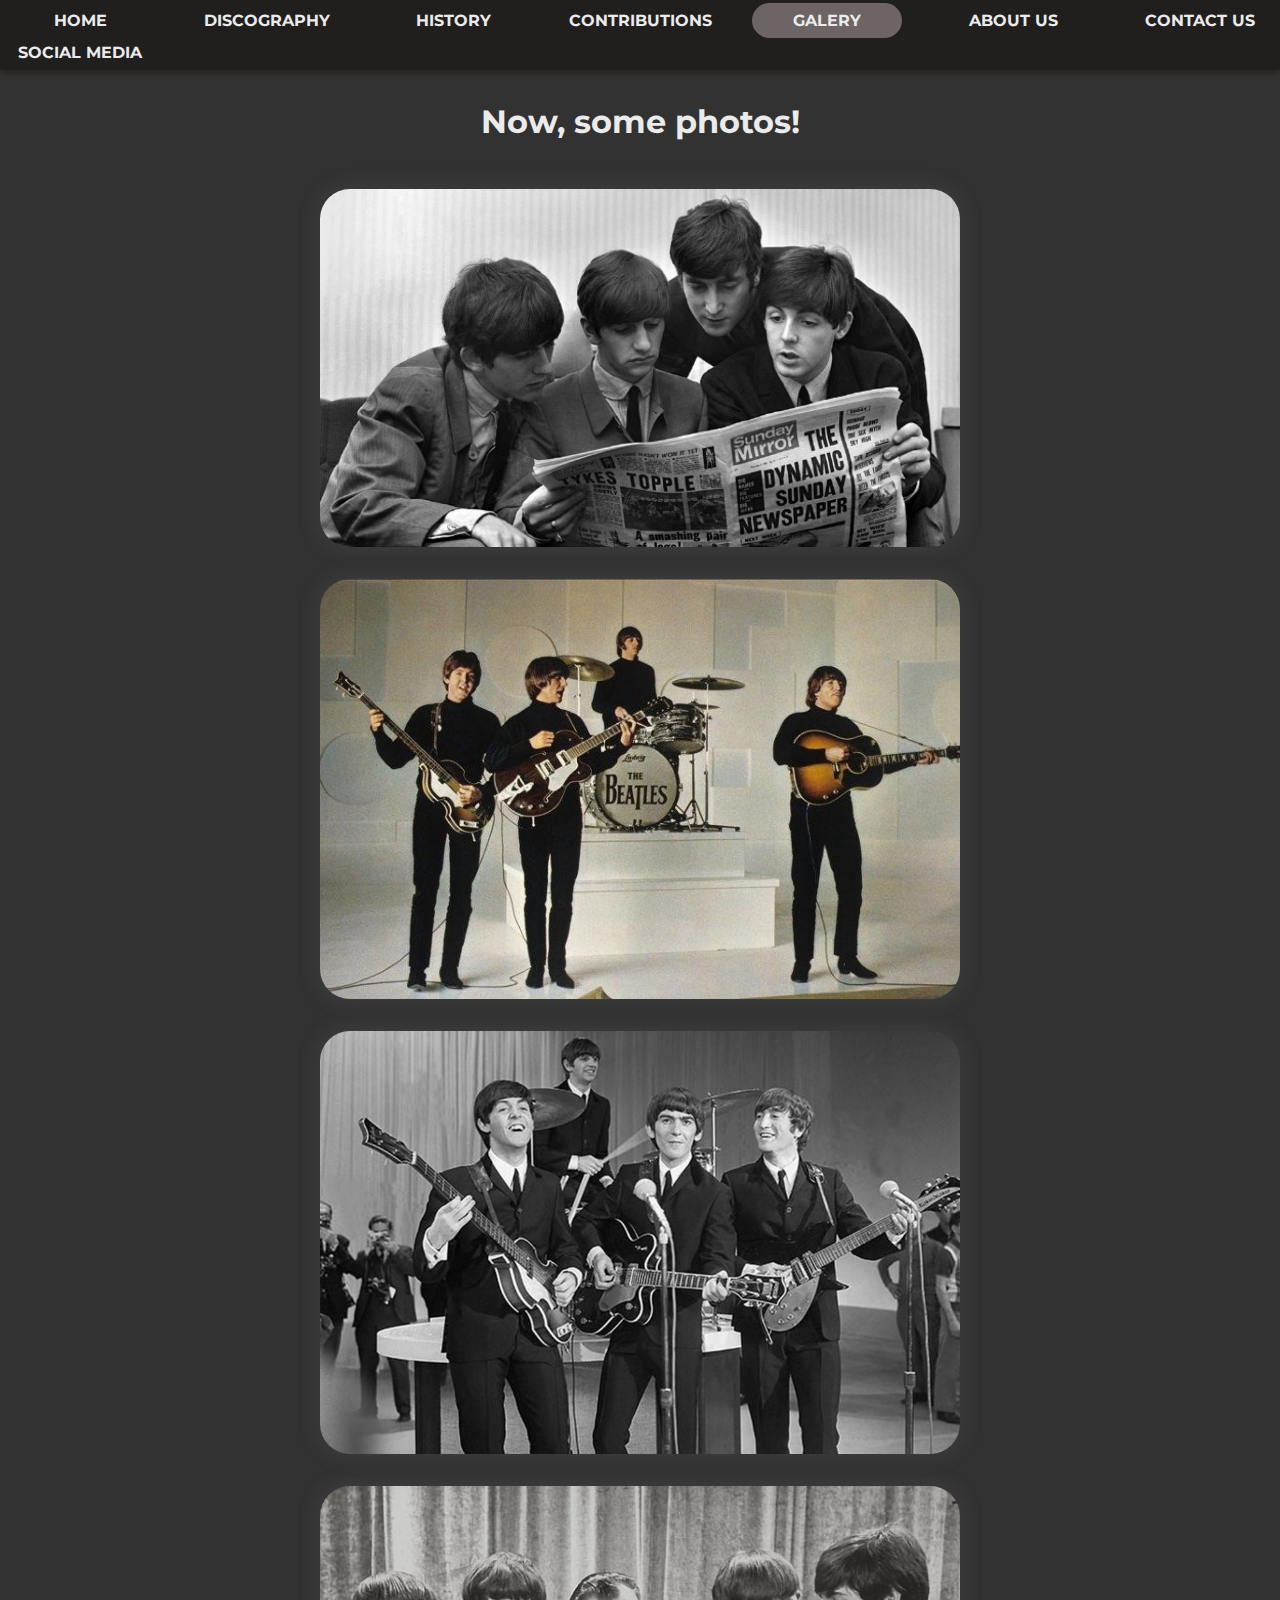
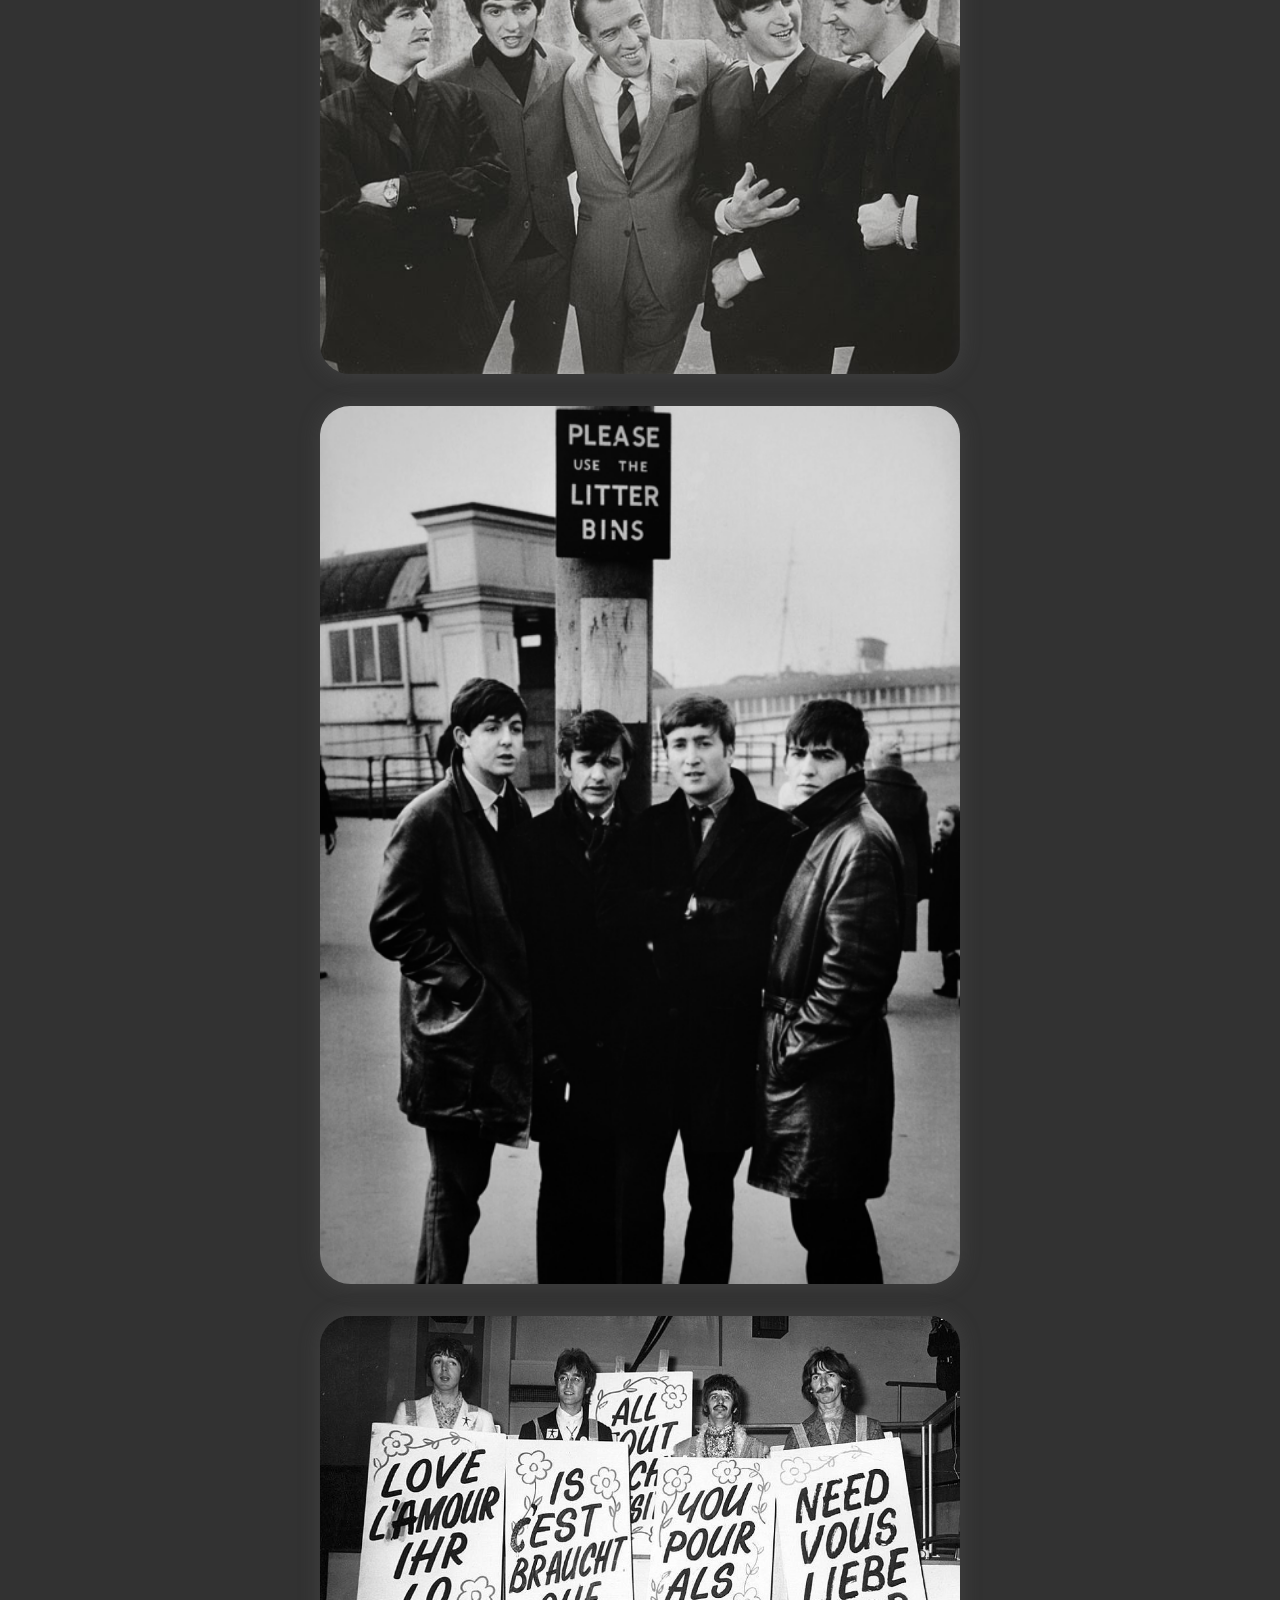
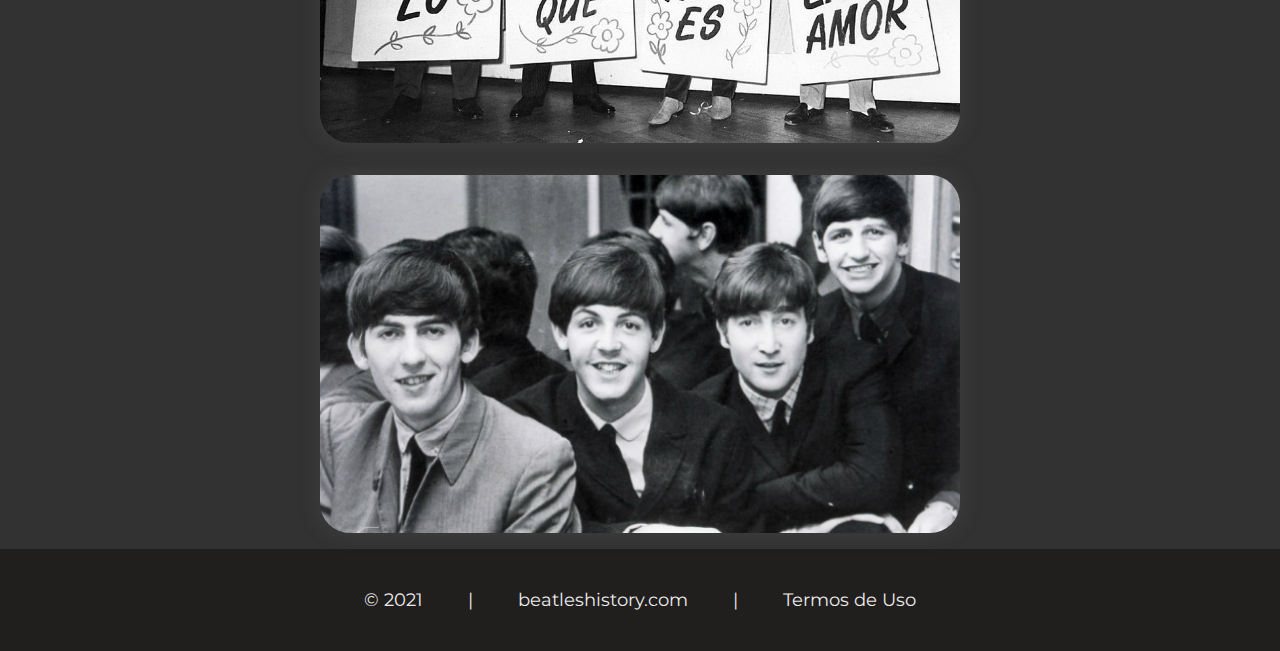
<file: galery/galery.html>
<!DOCTYPE html>
<html lang="pt-br">
	<head>
		<meta charset="UTF-8" />
		<meta http-equiv="X-UA-Compatible" content="IE=edge" />
		<meta
			name="viewport"
			content="width=device-width, initial-scale=1.0"
		/>
		<link rel="stylesheet" href="../style.css" />
		<link rel="shortcut icon" href="../imagens/favicon.ico" />
		<title>Galery</title>
	</head>

	<body>
		<header id="menu">
			<ul id="menuID">
				<li class="item-menu">
					<a href="../index.html">
						<div class="btn-menu">HOME</div>
					</a>
				</li>
				<li class="item-menu">
					<a href="../discography/discography.html">
						<div class="btn-menu">DISCOGRAPHY</div>
					</a>
				</li>
				<li class="item-menu">
					<a href="../history/history.html">
						<div class="btn-menu">HISTORY</div>
					</a>
				</li>
				<li class="item-menu">
					<a href="../contributions/contributions.html">
						<div class="btn-menu">CONTRIBUTIONS</div>
					</a>
				</li>
				<li class="item-menu-selecionado">
					<a href="../galery/galery.html">
						<div
							id="scale-out-center"
							class="btn-menu-selecionado"
						>
							GALERY
						</div>
					</a>
				</li>
				<li class="item-menu">
					<a href="../about-us/about-us.html">
						<div class="btn-menu">ABOUT US</div>
					</a>
				</li>
				<li class="item-menu">
					<a href="../contact-us/contac-us.html">
						<div class="btn-menu">CONTACT US</div>
					</a>
				</li>
				<li class="item-menu">
					<a href="../social-media/social-media.html">
						<div class="btn-menu">SOCIAL MEDIA</div>
					</a>
				</li>
			</ul>
		</header>

		<h1 class="title-galery">Now, some photos!</h1>

		<div class="container-galery">
			<img src="../imagens/beatles-lendo-jornal.jpg" />
			<img src="../imagens/beatles-se-apresentando-na-tv.jpg" />
			<img src="../imagens/beatles-tocando.jpg" />
			<img src="../imagens/beatles-edsulivan.jpg" />
			<img src="../imagens/beatles-de-casacos.png" />
			<img src="../imagens/beatles-segurando-cartazes.jpg" />
			<img src="../imagens/sorrindo.jpg" />
		</div>

		<footer class="fundo-footer">
			<div class="text-footer">
				<p class="p-footer">© 2021</p>
				<p class="p-footer">|</p>
				<p class="p-footer">beatleshistory.com</p>
				<p class="p-footer">|</p>
				<p class="p-footer">Termos de Uso</p>
			</div>
		</footer>
	</body>
</html>
</file>
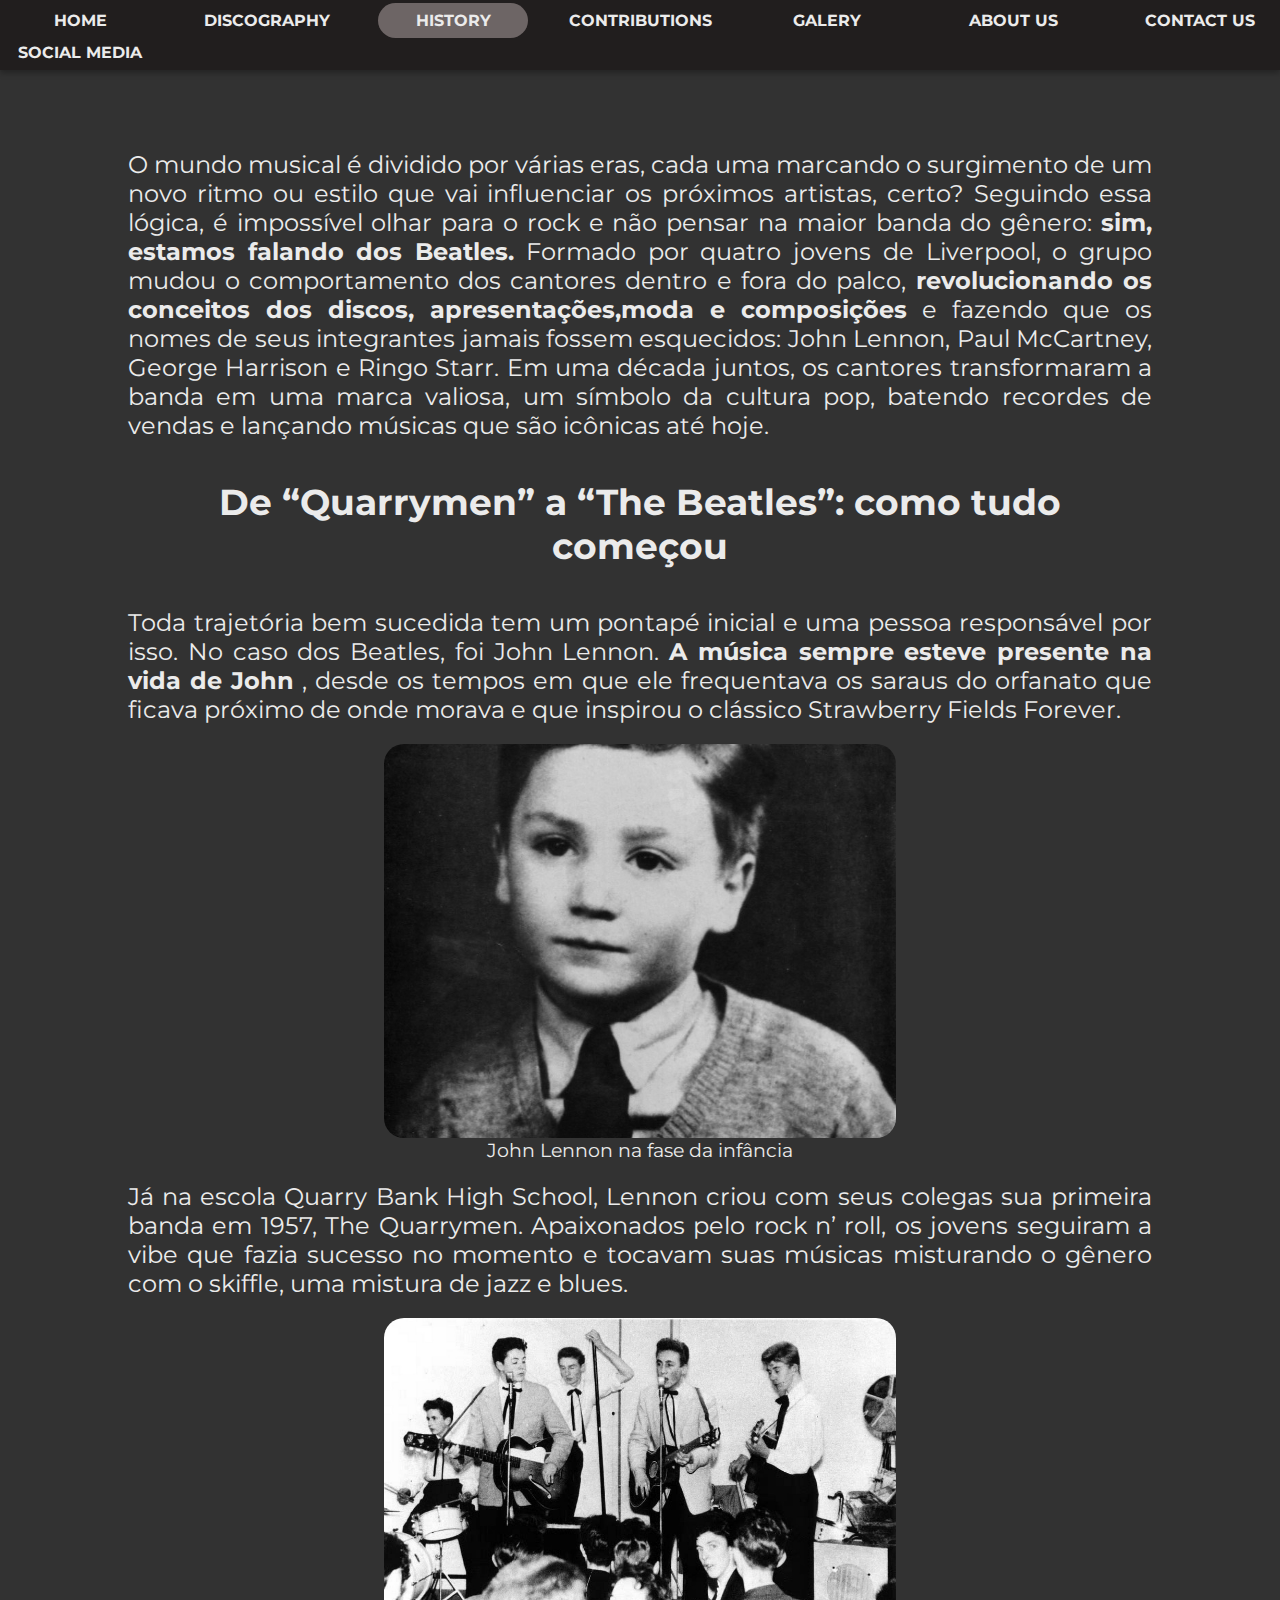
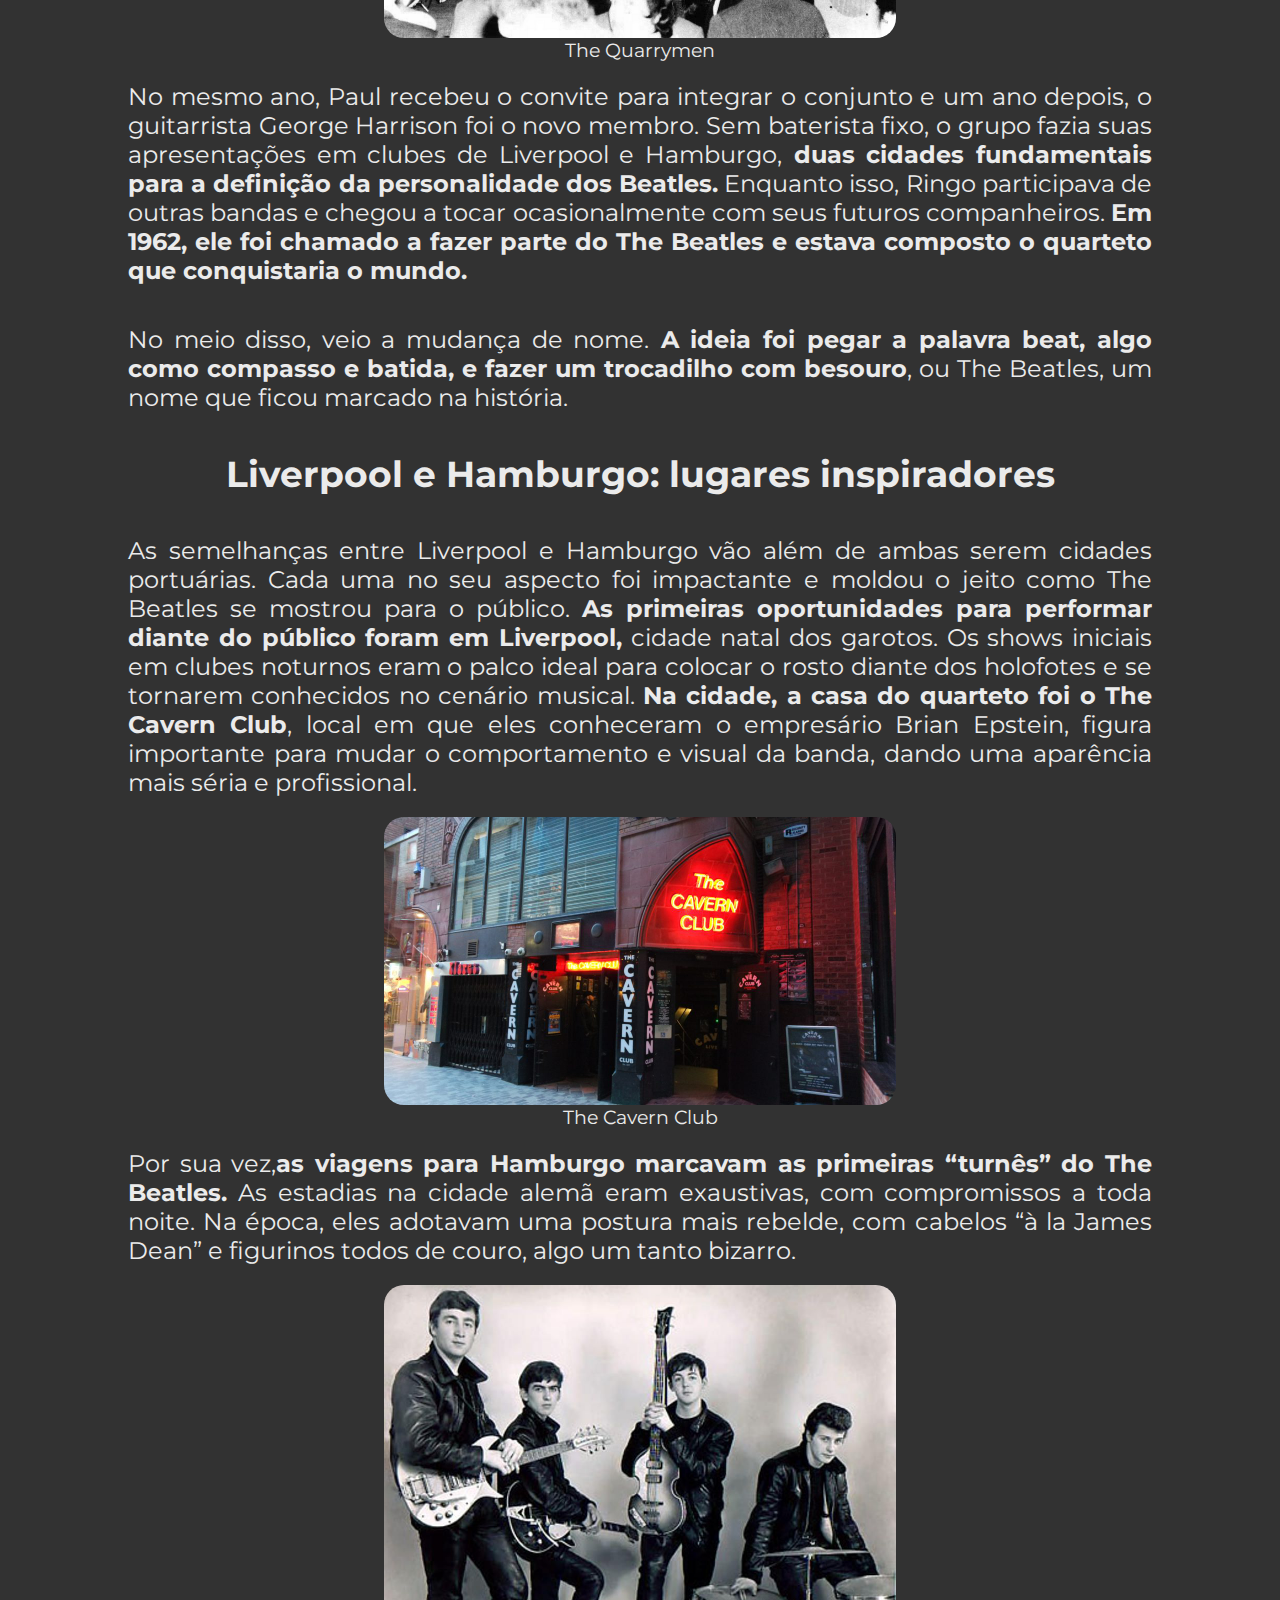
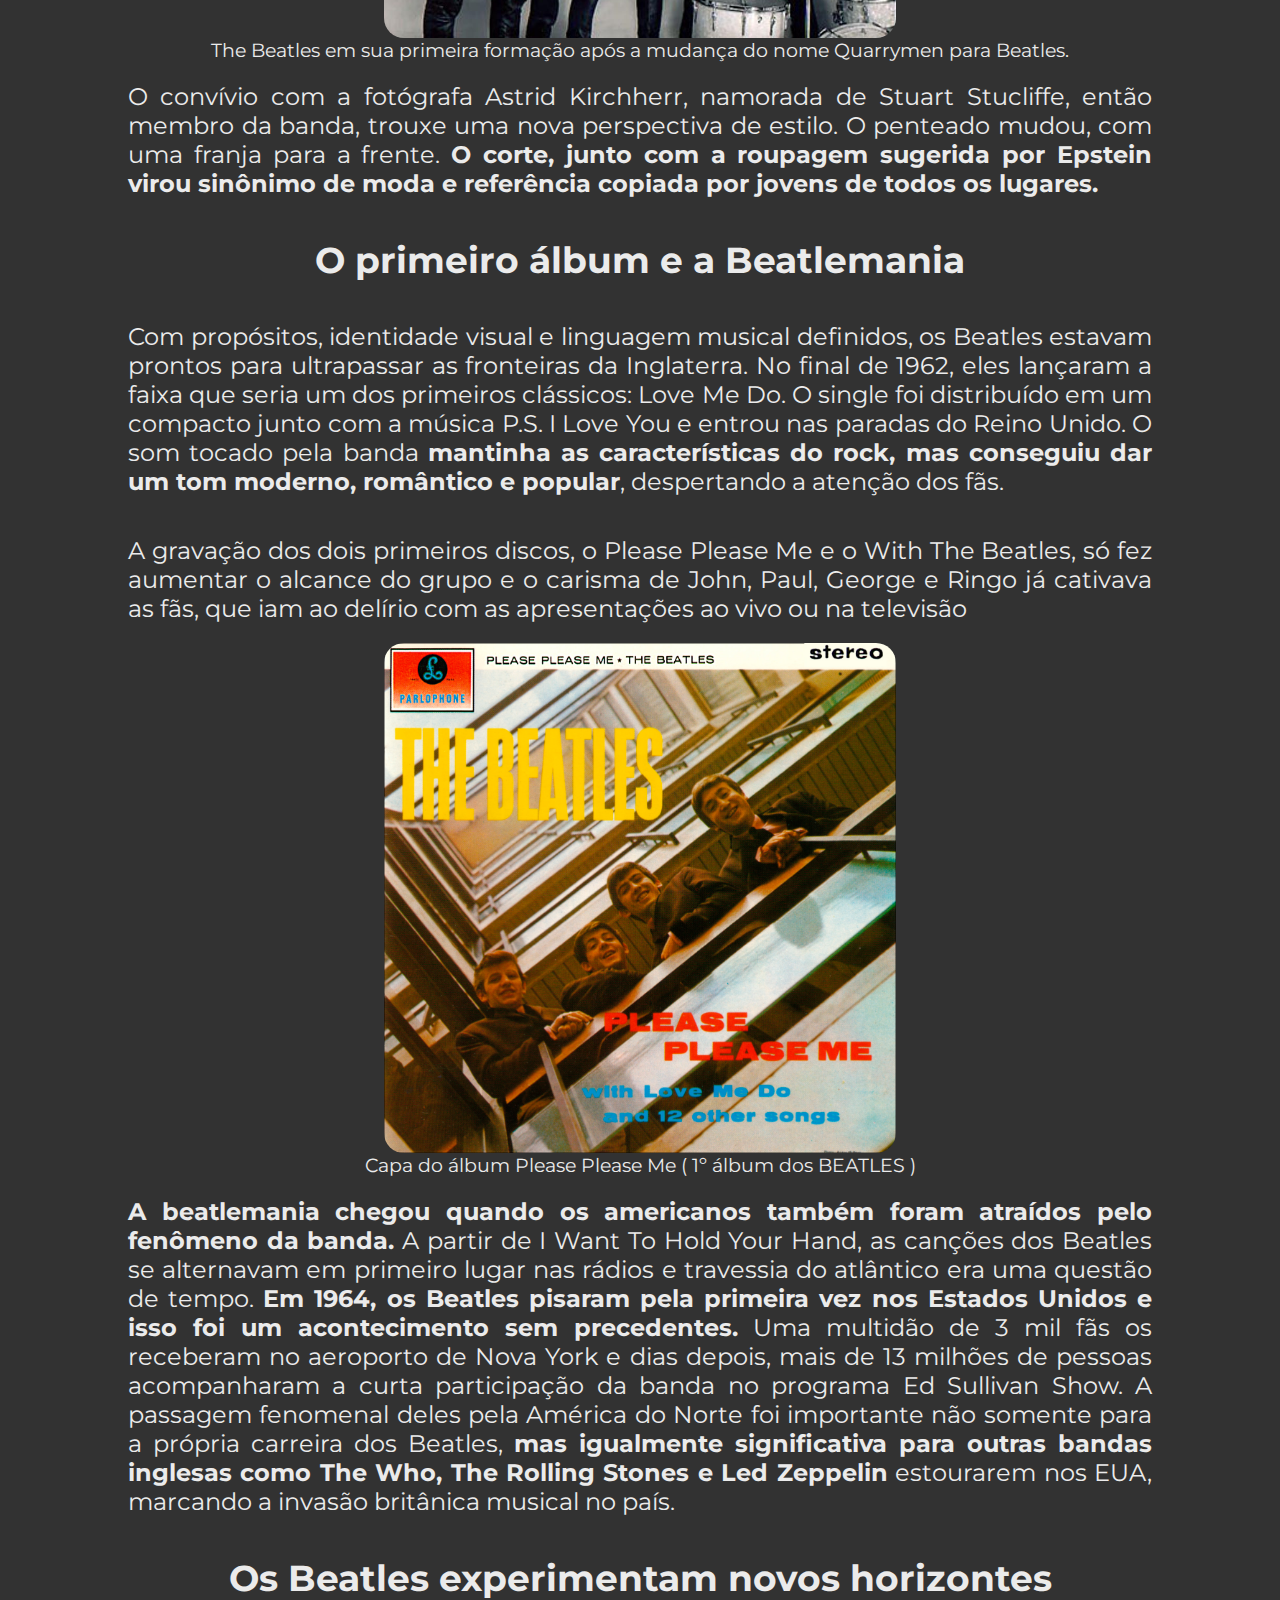
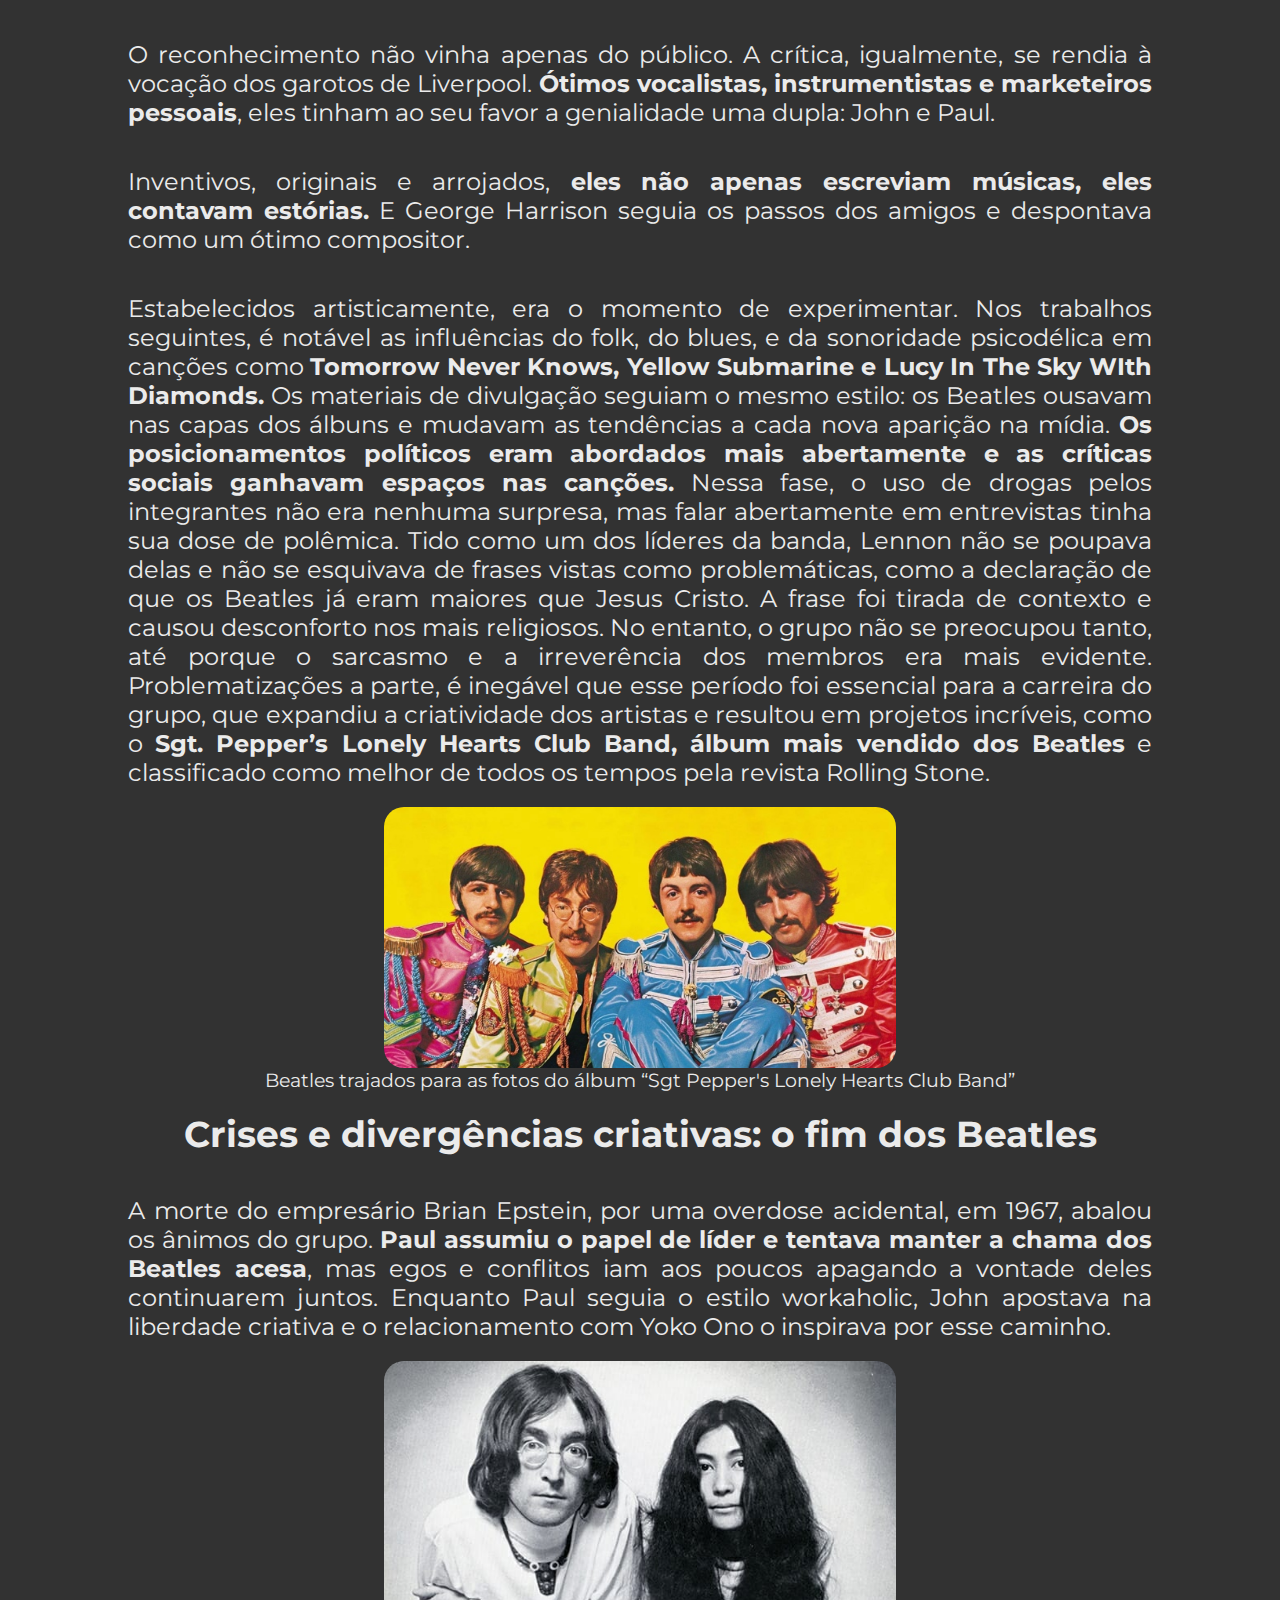
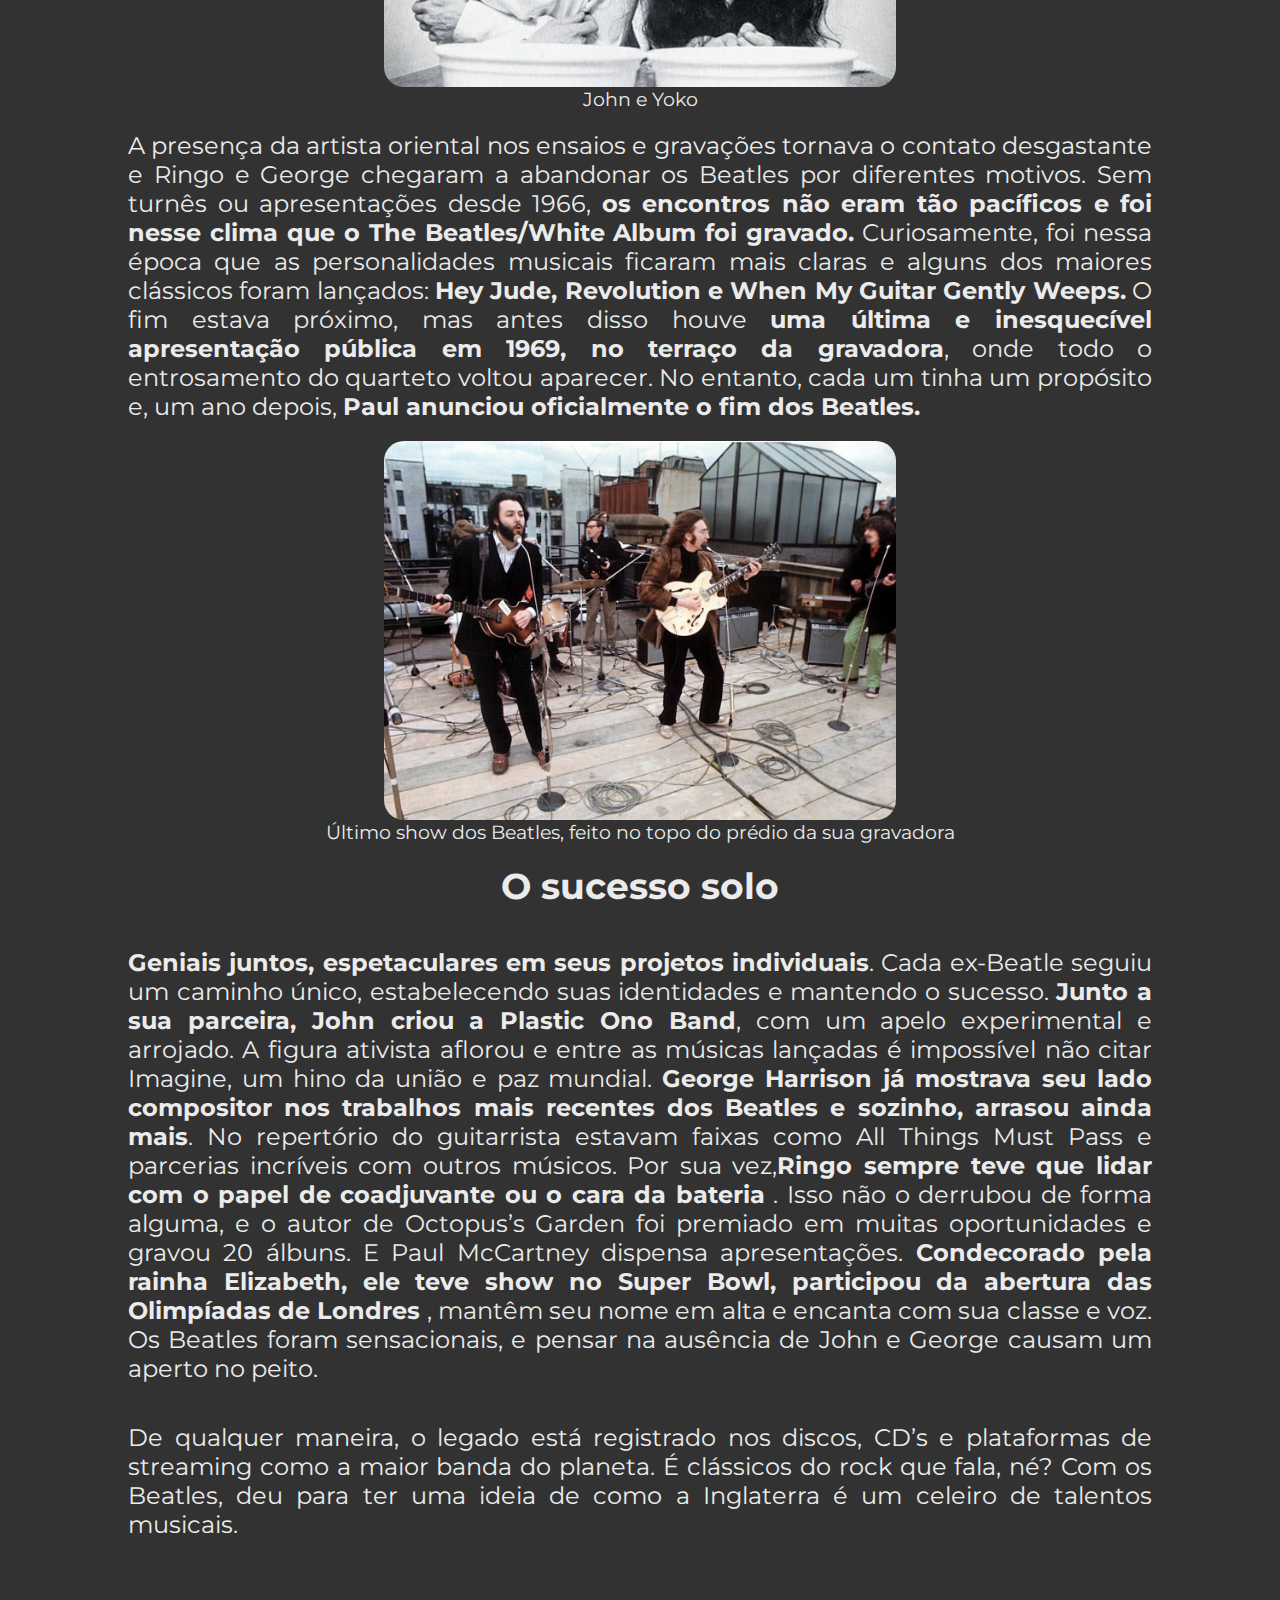
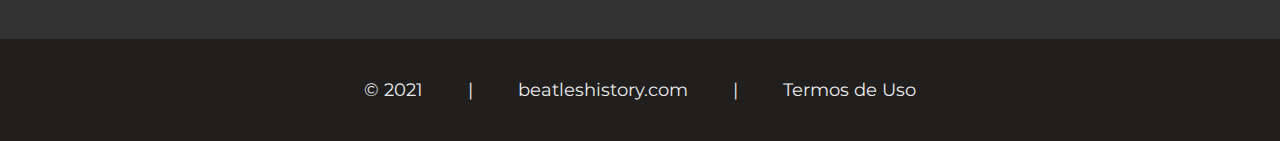
<file: history/history.html>
<!DOCTYPE html>
<html lang="pt-br">

<head>
    <meta charset="UTF-8">
    <meta http-equiv="X-UA-Compatible" content="IE=edge">
    <meta name="viewport" content="width=device-width, initial-scale=1.0">
    <link rel="stylesheet" href="../style.css">
    <link rel="shortcut icon" href="../imagens/favicon.ico">
    <title>History</title>
</head>

<body>
    <header id="menu">
        <ul id="menuID">
            <li class="item-menu"><a href="../index.html">
                    <div class="btn-menu">HOME</div>
                </a></li>
            <li class="item-menu"><a href="../discography/discography.html">
                    <div class="btn-menu">DISCOGRAPHY</div>
                </a></li>
            <li class="item-menu-selecionado"><a href="../history/history.html">
                    <div id="scale-out-center" class="btn-menu-selecionado">HISTORY</div>
                </a></li>
            <li class="item-menu"><a href="../contributions/contributions.html">
                    <div class="btn-menu">CONTRIBUTIONS</div>
                </a></li>
            <li class="item-menu"><a href="../galery/galery.html">
                    <div class="btn-menu">GALERY</div>
                </a></li>
            <li class="item-menu"><a href="../about-us/about-us.html">
                    <div class="btn-menu">ABOUT US</div>
                </a></li>
            <li class="item-menu"><a href="../contact-us/contac-us.html">
                    <div class="btn-menu">CONTACT US</div>
                </a></li>
            <li class="item-menu"><a href="../social-media/social-media.html">
                    <div class="btn-menu">SOCIAL MEDIA</div>
                </a></li>
        </ul>
    </header>

    <section class="text-history">
        <p>
            O mundo musical é dividido por várias eras, cada uma marcando o surgimento de um
            novo ritmo ou estilo que vai influenciar os próximos artistas, certo?
            Seguindo essa lógica, é impossível olhar para o rock e não pensar na maior banda do
            gênero: <strong>sim, estamos falando dos Beatles.</strong>
            Formado por quatro jovens de Liverpool, o grupo mudou o comportamento dos cantores
            dentro e fora do palco,<strong> revolucionando os conceitos dos discos, apresentações,moda e
                composições</strong> e fazendo que os nomes de seus integrantes jamais fossem
            esquecidos: John Lennon, Paul McCartney, George Harrison e Ringo Starr.
            Em uma década juntos, os cantores transformaram a banda em uma marca valiosa, um
            símbolo da cultura pop, batendo recordes de vendas e lançando músicas que são
            icônicas até hoje.
        </p>
        <h2>
            De “Quarrymen” a “The Beatles”: como tudo começou
        </h2>
        <p>
            Toda trajetória bem sucedida tem um pontapé inicial e uma pessoa responsável por
            isso. No caso dos Beatles, foi John Lennon.
            <strong>A música sempre esteve presente na vida de John</strong> , desde os tempos em que ele
            frequentava os saraus do orfanato que ficava próximo de onde morava e que inspirou o
            clássico Strawberry Fields Forever.
        </p>
        <section class="imagens-history">
            <img class="imagem-history" src="../imagens/john-lennon-infancia.jpg">
            <p>John Lennon na fase da infância</p>
        </section>
        <p>
            Já na escola Quarry Bank High School, Lennon criou com seus colegas sua primeira
            banda em 1957, The Quarrymen. Apaixonados pelo rock n’ roll, os jovens seguiram a
            vibe que fazia sucesso no momento e tocavam suas músicas misturando o gênero com
            o skiffle, uma mistura de jazz e blues.
        </p>
        <section class="imagens-history">
            <img class="imagem-history" src="../imagens/the-quarrymen.jpg">
            <p>The Quarrymen</p>
        </section>
        <p>
            No mesmo ano, Paul recebeu o convite para integrar o conjunto e um ano depois, o
            guitarrista George Harrison foi o novo membro. Sem baterista fixo, o grupo fazia suas
            apresentações em clubes de Liverpool e Hamburgo,<strong> duas cidades fundamentais para
                a definição da personalidade dos Beatles.</strong>
            Enquanto isso, Ringo participava de outras bandas e chegou a tocar ocasionalmente
            com seus futuros companheiros. <strong> Em 1962, ele foi chamado a fazer parte do The
                Beatles e estava composto o quarteto que conquistaria o mundo.</strong>
        </p>
        <p>
            No meio disso, veio a mudança de nome.<strong> A ideia foi pegar a palavra beat, algo como
                compasso e batida, e fazer um trocadilho com besouro</strong>, ou The Beatles, um nome
            que ficou marcado na história.

        </p>
        <h2>
            Liverpool e Hamburgo: lugares inspiradores
        </h2>
        <p>
            As semelhanças entre Liverpool e Hamburgo vão além de ambas serem cidades
            portuárias. Cada uma no seu aspecto foi impactante e moldou o jeito como The Beatles
            se mostrou para o público.
            <strong> As primeiras oportunidades para performar diante do público foram em Liverpool,</strong>
            cidade natal dos garotos. Os shows iniciais em clubes noturnos eram o palco ideal para
            colocar o rosto diante dos holofotes e se tornarem conhecidos no cenário musical.
            <strong> Na cidade, a casa do quarteto foi o The Cavern Club</strong>, local em que eles conheceram
            o empresário Brian Epstein, figura importante para mudar o comportamento e visual da
            banda, dando uma aparência mais séria e profissional.
        </p>
        <section class="imagens-history">
            <img class="imagem-history" src="../imagens/the-cavern-club.jpg">
            <p>The Cavern Club</p>
        </section>
        <p>
            Por sua vez,<strong>as viagens para Hamburgo marcavam as primeiras “turnês” do The
                Beatles.</strong> As estadias na cidade alemã eram exaustivas, com compromissos a toda noite.
            Na época, eles adotavam uma postura mais rebelde, com cabelos “à la James Dean” e
            figurinos todos de couro, algo um tanto bizarro.
        </p>
        <section class="imagens-history">
            <img class="imagem-history" src="../imagens/the-beatles-beggin.jpg">
            <p>The Beatles em sua primeira formação após a mudança do nome Quarrymen para Beatles.
            </p>
        </section>
        <p>
            O convívio com a fotógrafa Astrid Kirchherr, namorada de Stuart Stucliffe, então membro
            da banda, trouxe uma nova perspectiva de estilo.
            O penteado mudou, com uma franja para a frente. <strong> O corte, junto com a roupagem
                sugerida por Epstein virou sinônimo de moda e referência copiada por jovens de
                todos os lugares.</strong>
        </p>
        <h2>
            O primeiro álbum e a Beatlemania
        </h2>
        <p>
            Com propósitos, identidade visual e linguagem musical definidos, os Beatles estavam
            prontos para ultrapassar as fronteiras da Inglaterra. No final de 1962, eles lançaram a
            faixa que seria um dos primeiros clássicos: Love Me Do. O single foi distribuído em um
            compacto junto com a música P.S. I Love You e entrou nas paradas do Reino Unido. O
            som tocado pela banda <strong> mantinha as características do rock, mas conseguiu dar um
                tom moderno, romântico e popular</strong>, despertando a atenção dos fãs.
        </p>
        <p>
            A gravação dos dois primeiros discos, o Please Please Me e o With The Beatles, só fez
            aumentar o alcance do grupo e o carisma de John, Paul, George e Ringo já cativava as
            fãs, que iam ao delírio com as apresentações ao vivo ou na televisão
        </p>
        <section class="imagens-history">
            <img class="imagem-history" src="../imagens/please-please-me.jpg">
            <p>Capa do álbum Please Please Me ( 1º álbum dos BEATLES )</p>
        </section>
        <p>
            <strong> A beatlemania chegou quando os americanos também foram atraídos pelo
                fenômeno da banda.</strong> A partir de I Want To Hold Your Hand, as canções dos Beatles
            se alternavam em primeiro lugar nas rádios e travessia do atlântico era uma questão de
            tempo.
            <strong> Em 1964, os Beatles pisaram pela primeira vez nos Estados Unidos e isso foi um
                acontecimento sem precedentes.</strong> Uma multidão de 3 mil fãs os receberam no
            aeroporto de Nova York e dias depois, mais de 13 milhões de pessoas acompanharam
            a curta participação da banda no programa Ed Sullivan Show.
            A passagem fenomenal deles pela América do Norte foi importante não somente para a
            própria carreira dos Beatles, <strong> mas igualmente significativa para outras bandas
                inglesas como The Who, The Rolling Stones e Led Zeppelin</strong> estourarem nos EUA,
            marcando a invasão britânica musical no país.
        </p>
        <h2>
            Os Beatles experimentam novos horizontes
        </h2>
        <p>
            O reconhecimento não vinha apenas do público. A crítica, igualmente, se rendia à
            vocação dos garotos de Liverpool. <strong> Ótimos vocalistas, instrumentistas e marketeiros
                pessoais</strong>, eles tinham ao seu favor a genialidade uma dupla: John e Paul.
        </p>
        <p>
            Inventivos, originais e arrojados,<strong> eles não apenas escreviam músicas, eles contavam
                estórias.</strong> E George Harrison seguia os passos dos amigos e despontava como um ótimo
            compositor.
        </p>
        <p>
            Estabelecidos artisticamente, era o momento de experimentar. Nos trabalhos seguintes,
            é notável as influências do folk, do blues, e da sonoridade psicodélica em canções
            como <strong> Tomorrow Never Knows, Yellow Submarine e Lucy In The Sky WIth
                Diamonds.</strong>
            Os materiais de divulgação seguiam o mesmo estilo: os Beatles ousavam nas capas
            dos álbuns e mudavam as tendências a cada nova aparição na mídia. <strong> Os
                posicionamentos políticos eram abordados mais abertamente e as críticas sociais
                ganhavam espaços nas canções.</strong>
            Nessa fase, o uso de drogas pelos integrantes não era nenhuma surpresa, mas falar
            abertamente em entrevistas tinha sua dose de polêmica.
            Tido como um dos líderes da banda, Lennon não se poupava delas e não se esquivava
            de frases vistas como problemáticas, como a declaração de que os Beatles já eram
            maiores que Jesus Cristo.
            A frase foi tirada de contexto e causou desconforto nos mais religiosos. No entanto, o
            grupo não se preocupou tanto, até porque o sarcasmo e a irreverência dos membros
            era mais evidente.
            Problematizações a parte, é inegável que esse período foi essencial para a carreira do
            grupo, que expandiu a criatividade dos artistas e resultou em projetos incríveis, como
            o <strong> Sgt. Pepper’s Lonely Hearts Club Band, álbum mais vendido dos Beatles</strong> e
            classificado como melhor de todos os tempos pela revista Rolling Stone.
        </p>
        <section class="imagens-history">
            <img class="imagem-history" src="../imagens/splhcb.jpg">
            <p>Beatles trajados para as fotos do álbum “Sgt Pepper's Lonely Hearts Club Band”
            </p>
        </section>
        <h2>
            Crises e divergências criativas: o fim dos Beatles
        </h2>
        <p>
            A morte do empresário Brian Epstein, por uma overdose acidental, em 1967, abalou os
            ânimos do grupo. <strong> Paul assumiu o papel de líder e tentava manter a chama dos
                Beatles acesa</strong>, mas egos e conflitos iam aos poucos apagando a vontade deles
            continuarem juntos.
            Enquanto Paul seguia o estilo workaholic, John apostava na liberdade criativa e o
            relacionamento com Yoko Ono o inspirava por esse caminho.
        </p>
        <section class="imagens-history">
            <img class="imagem-history" src="../imagens/john-e-yoko.jpg">
            <p>John e Yoko</p>
        </section>
        <p>
            A presença da artista oriental nos ensaios e gravações tornava o contato desgastante e
            Ringo e George chegaram a abandonar os Beatles por diferentes motivos.
            Sem turnês ou apresentações desde 1966, <strong>os encontros não eram tão pacíficos e foi
                nesse clima que o The Beatles/White Album foi gravado.</strong>
            Curiosamente, foi nessa época que as personalidades musicais ficaram mais claras e
            alguns dos maiores clássicos foram lançados: <strong> Hey Jude, Revolution e When My
                Guitar Gently Weeps.</strong>
            O fim estava próximo, mas antes disso houve <strong> uma última e inesquecível
                apresentação pública em 1969, no terraço da gravadora</strong>, onde todo o entrosamento
            do quarteto voltou aparecer.
            No entanto, cada um tinha um propósito e, um ano depois, <strong>Paul anunciou oficialmente
                o fim dos Beatles.</strong>
        </p>
        <section class="imagens-history">
            <img class="imagem-history" src="../imagens/last-show-of-beatles.jpg">
            <p>Último show dos Beatles, feito no topo do prédio da sua gravadora</p>
        </section>
        <h2>
            O sucesso solo
        </h2>
        <p>
            <strong> Geniais juntos, espetaculares em seus projetos individuais</strong>. Cada ex-Beatle seguiu
            um caminho único, estabelecendo suas identidades e mantendo o sucesso.
            <strong> Junto a sua parceira, John criou a Plastic Ono Band</strong>, com um apelo experimental e
            arrojado. A figura ativista aflorou e entre as músicas lançadas é impossível não
            citar Imagine, um hino da união e paz mundial.
            <strong> George Harrison já mostrava seu lado compositor nos trabalhos mais recentes
                dos Beatles e sozinho, arrasou ainda mais</strong>. No repertório do guitarrista estavam
            faixas como All Things Must Pass e parcerias incríveis com outros músicos.
            Por sua vez,<strong>Ringo sempre teve que lidar com o papel de coadjuvante ou o cara da
                bateria</strong> . Isso não o derrubou de forma alguma, e o autor de Octopus’s Garden foi
            premiado em muitas oportunidades e gravou 20 álbuns.
            E Paul McCartney dispensa apresentações. <strong>Condecorado pela rainha Elizabeth, ele
                teve show no Super Bowl, participou da abertura das Olimpíadas de
                Londres</strong> , mantêm seu nome em alta e encanta com sua classe e voz.
            Os Beatles foram sensacionais, e pensar na ausência de John e George causam um
            aperto no peito.
        </p>
        <p>
            De qualquer maneira, o legado está registrado nos discos, CD’s e plataformas
            de streaming como a maior banda do planeta.
            É clássicos do rock que fala, né?
            Com os Beatles, deu para ter uma ideia de como a Inglaterra é um celeiro de talentos
            musicais.
        </p>
    </section>
    <footer class="fundo-footer">
        <div class="text-footer">
            <p class="p-footer">© 2021</p>
            <p class="p-footer">|</p>
            <p class="p-footer">beatleshistory.com</p>
            <p class="p-footer">|</p>
            <p class="p-footer">Termos de Uso</p>
        </div>
    </footer>

</body>

</html>
</file>
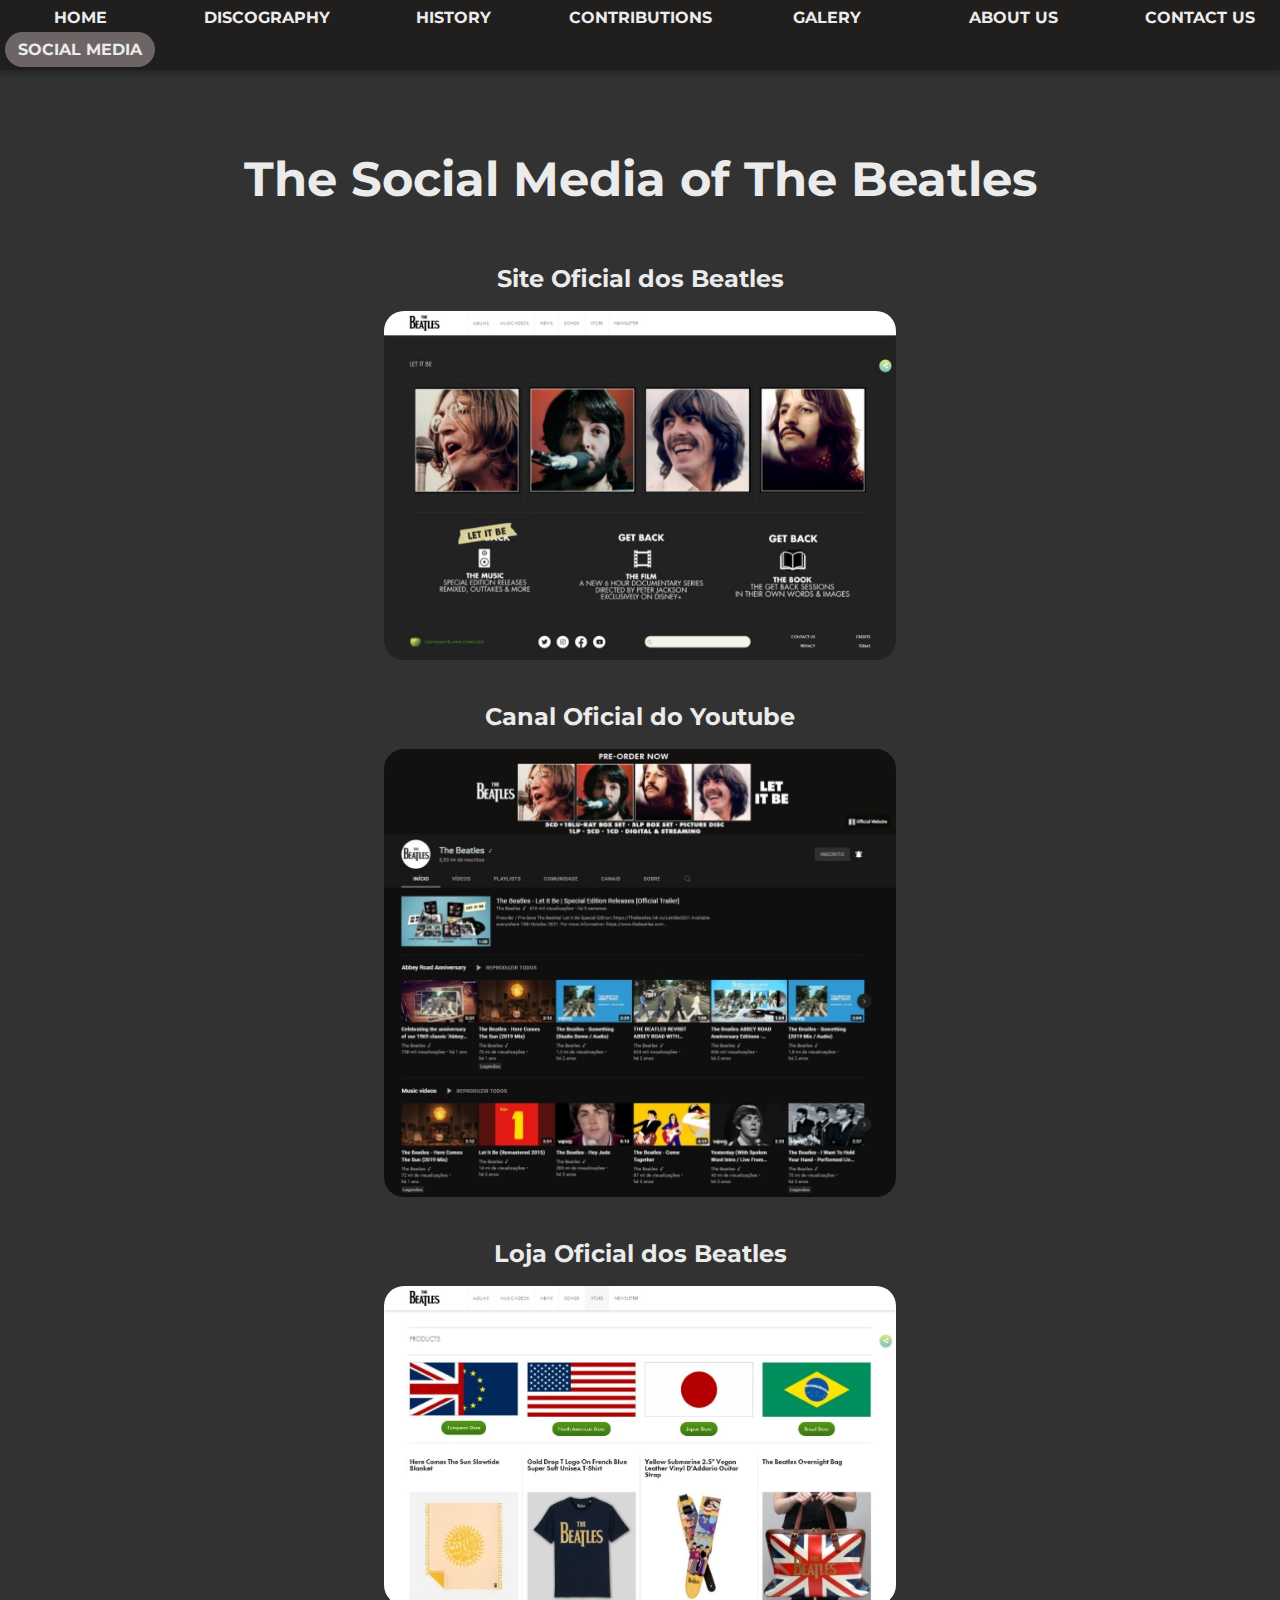
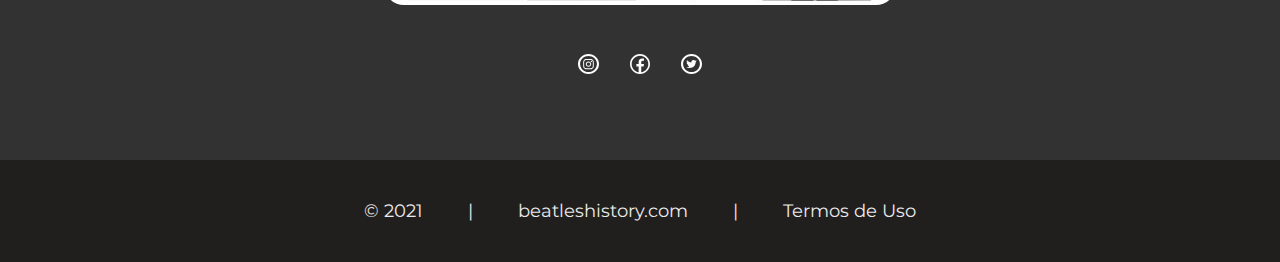
<file: social-media/social-media.html>
<!DOCTYPE html>
<html lang="pt-br">

<head>
    <meta charset="UTF-8">
    <meta http-equiv="X-UA-Compatible" content="IE=edge">
    <meta name="viewport" content="width=device-width, initial-scale=1.0">
    <link rel="stylesheet" href="../style.css">
    <link rel="shortcut icon" href="../imagens/favicon.ico">
    <title>Social Media</title>
</head>

<body>
    <header id="menu">
        <ul id="menuID">
            <li class="item-menu"><a href="../index.html">
                    <div class="btn-menu">HOME</div>
                </a></li>
            <li class="item-menu"><a href="../discography/discography.html">
                    <div class="btn-menu">DISCOGRAPHY</div>
                </a></li>
            <li class="item-menu"><a href="../history/history.html">
                    <div class="btn-menu">HISTORY</div>
                </a></li>
            <li class="item-menu"><a href="../contributions/contributions.html">
                    <div class="btn-menu">CONTRIBUTIONS</div>
                </a></li>
            <li class="item-menu"><a href="../galery/galery.html">
                    <div class="btn-menu">GALERY</div>
                </a></li>
            <li class="item-menu"><a href="../about-us/about-us.html">
                    <div class="btn-menu">ABOUT US</div>
                </a></li>
            <li class="item-menu"><a href="../contact-us/contac-us.html">
                    <div class="btn-menu">CONTACT US</div>
                </a></li>
            <li class="item-menu-selecionado"><a href="../social-media/social-media.html">
                    <div id="scale-out-center" class="btn-menu-selecionado">SOCIAL MEDIA</div>
                </a></li>
        </ul>
    </header>

    <section class="social-media">

        <h1>The Social Media of The Beatles</h1>

        <div class="images-links">
            <h2>Site Oficial dos Beatles</h2>
            <a href="https://www.thebeatles.com/" target="_blank">
                <img class="imagem-social-media" src="../imagens/print-site-beatles.jpeg"
                    alt="Amostra do Site dos Beatles">
            </a>
        </div>

        <div class="images-links">
            <h2>Canal Oficial do Youtube</h2>
            <a href="https://www.youtube.com/thebeatles" target="_blank">
                <img class="imagem-social-media" src="../imagens/print-canal-youtube-beatles.jpeg"
                    alt="Amostra do Canal do Youtube dos Beatles">
            </a>
        </div>

        <div class="images-links">
            <h2>Loja Oficial dos Beatles</h2>
            <a href="https://www.thebeatles.com/products" target="_blank">
                <img class="imagem-social-media" src="../imagens/print-loja-beatles.jpeg"
                    alt="Amostra da Loja dos Beatles">
            </a>
        </div>

        <div class="external-links">

            <div class="external-icons">
                <a href="https://www.instagram.com/thebeatlesofficial/" target="_blank">
                    <img class="icones-sociais" src="../imagens/instagram.svg" width="35px" alt="Ícone do Instagram">
                </a>
            </div>
            <div class="external-icons">
                <a href="https://www.facebook.com/thebeatles" target="_blank">
                    <img class="icones-sociais" src="../imagens/facebook.svg" width="35px" alt="Ícone do Facebook">
                </a>
            </div>

            <div class="external-icons">
                <a href="https://twitter.com/thebeatles" target="_blank">
                    <img class="icones-sociais" src="../imagens/twitter.svg" width="35px" alt="Ícone do Twitter">
                </a>
            </div>
        </div>
    </section>

    <footer class="fundo-footer">
        <div class="text-footer">
            <p class="p-footer">© 2021</p>
            <p class="p-footer">|</p>
            <p class="p-footer">beatleshistory.com</p>
            <p class="p-footer">|</p>
            <p class="p-footer">Termos de Uso</p>
        </div>
    </footer>
</body>

</html>
</file>
<file: style.css>
/* TODAS AS PAGINAS */
@import url("https://fonts.googleapis.com/css2?family=Montserrat:ital,wght@0,100;0,200;0,300;0,400;0,500;0,600;0,700;0,800;0,900;1,100;1,200;1,300;1,400;1,500;1,600;1,700;1,800;1,900&display=swap");

* {
	font-family: "Montserrat", sans-serif;
	margin: 0;
	padding: 0;
}

body {
	color: #ebebeb;
	background-color: #323232;
}

/* animation*/
#slide-right {
	animation: slide-right 0.5s cubic-bezier(0.25, 0.46, 0.45, 0.94) both;
}

@keyframes slide-right {
	0% {
		transform: translateX(-150px);
	}
	100% {
		transform: translateX(0px);
	}
}

/* animation button nav-menu*/
#scale-out-center {
	animation: scale-out-center 0.3s cubic-bezier(0.55, 0.085, 0.68, 0.53)
		reverse both;
}

@keyframes scale-out-center {
	0% {
		transform: scale(1);
		opacity: 1;
	}
	100% {
		transform: scale(0);
		opacity: 1;
	}
}

/* estilização do scrollbar*/
::-webkit-scrollbar {
	width: 8px;
}

::-webkit-scrollbar-thumb {
	background: #ebebeb;
	border-radius: 6px;
}

::-webkit-scrollbar-thumb:hover {
	background: #6d6565;
}

#menu {
	font-weight: bold;
	height: 70px;
	text-align: justify;
	position: relative;
	display: flex;
	box-shadow: 0px 3px 6px rgba(0, 0, 0, 0.3);
}

#menuID {
	position: absolute;
	top: 50%;
	-ms-transform: translateY(-50%);
	transform: translateY(-50%);
	padding: 0px;
}

.item-menu {
	list-style: none;
	display: inline;
	margin: 0px 15px 0px 15px;
}

.item-menu-selecionado {
	list-style: none;
	display: inline;
	margin: 0px 15px 0px 15px;
}

.btn-menu {
	width: 150px;
	padding: 5px 0px 5px 0px;
	display: inline-block;
	text-align: center;
	align-self: auto;
}

.btn-menu-selecionado {
	width: 150px;
	background-color: #6d6565;
	border-radius: 50px;
	padding: 8px 0px 8px 0px;
	display: inline-block;
	text-align: center;
	align-self: auto;
	transition: 200ms;
}

.item-menu > a:hover {
	color: white;
	text-shadow: 0 0 4px #fff;
	transition: 400ms;
}

.item-menu-selecionado > a:hover {
	color: black;
	transition: all 0.3s ease-in-out 0s;
}

header {
	background-color: #211e1e;
	justify-content: center;
	display: inline;
}

.fundo-footer {
	width: 100%;
	padding-top: 40px;
	padding-bottom: 40px;
	background: #211e1e;
	color: #ebebeb;
	font-size: 18px;
}

.p-footer {
	padding: 20px;
	display: inline;
	text-align: justify;
}

.text-footer {
	text-align: center;
	align-items: center;
}

/* index */

a {
	position: relative;
	color: #ebebeb;
	text-decoration: none;
	padding-bottom: 0px;
	margin-left: -10px;
	margin-right: -10px;
	text-align: center;
}

a:hover {
	color: rgb(109, 109, 109);
	transition: all 0.3s ease-in-out 0s;
}

a:before {
	content: "";
	position: absolute;
	width: 100%;
	height: 3px;
	bottom: 0;
	left: 0;
	background-color: grey;
	visibility: hidden;
	-webkit-transform: scaleX(0);
	transform: scaleX(0);
	-webkit-transition: all 0.3s ease-in-out 0s;
	transition: all 0.3s ease-in-out 0s;
}

.parallax {
	background-image: url("imagens/beatles-home.jpg");
	min-height: 50vw;
	background-attachment: fixed;
	background-position: center;
	background-repeat: no-repeat;
	background-size: cover;
	background-position-y: 0px;
}

.imageHome {
	width: 100%;
}

.integrantes {
	height: 100%;
	width: 100%;
	color: #ebebeb;
	text-align: center;
	background: #211e1e;
	padding-bottom: 0;
}

.integrantes-images:hover {
	opacity: 40%;
	box-shadow: 4px 18px 60px rgba(42, 41, 41, 0.8);
}

.fotos-integrantes {
	display: inline-table;
	padding-left: 50px;
	padding-right: 50px;
	padding-bottom: 50px;
}

.centralizarFotos {
	background-color: #211e1e;
	justify-content: center;
}

.titulo {
	padding: 40px;
	margin-top: -5px;
}
.titulo > h1 {
	margin-top: -5px;
	margin-bottom: 0px;
	padding: 40px;
}

.nomes {
	display: grid;
	text-align: center;
	font-weight: bold;
}

.johnInstruments {
	margin: 0;
	padding-top: 5px;
	border: 0;
}

.paulInstruments {
	margin: 0;
	padding-top: 5px;
	border: 0;
}

.ringoInstruments {
	margin: 0;
	padding-top: 5px;
	border: 0;
}

.georgeInstruments {
	margin: 0;
	padding-top: 5px;
	border: 0;
}

.div-texto {
	background-color: #323232;
}

.texto {
	background-color: #323232;
	padding-top: 0px;
	width: 80vw;
	margin: auto;
	text-align: justify;
	font-size: 24px;
	color: #ebebeb;
}

.textoCima {
	background-color: #323232;
	padding-top: 40px;
	padding-bottom: 20px;
	width: 80vw;
	margin: auto;
	text-align: justify;
	font-size: 24px;
	color: #ebebeb;
}

.textoBaixo {
	background-color: #323232;
	padding-top: 20px;
	width: 80vw;
	margin: auto;
	padding-bottom: 40px;
	text-align: justify;
	font-size: 24px;
	color: #ebebeb;
}

/* About Us */

.icones-sociais {
	width: 1.6vw;
}

.icones-sociais:hover {
	filter: invert(44%) sepia(1%) saturate(2461%) hue-rotate(315deg)
		brightness(89%) contrast(89%);
}

#textoAboutUs {
	background-color: #323232;
	padding: 0px;
	margin-right: 0px;
	margin: 4vw 8vw 4vw 8vw;
	text-align: center;
	align-items: center;
	justify-content: center;
	font-size: 26px;
	color: #ebebeb;
}

.caixaAboutUs {
	background-color: #211e1e;
	margin-right: 8vw;
	margin-left: 8vw;
	border-radius: 30px;
	height: 580px;
	text-align: center;
	margin-bottom: 4vw;
	box-shadow: -8px 16px 40px rgba(17, 17, 17, 0.45);
}

#textoAboutUs > p {
	margin: 4px 0px 4px 0px;
}

#imagemJoao {
	height: 250px;
	width: 250px;
	margin: 2vw 0vw 1vw 0vw;
	border-radius: 20px;
}

#imagemLyzzandro {
	height: 250px;
	width: 250px;
	margin: 2vw 0vw 1vw 0vw;
	border-radius: 20px;
}

#nomeJoao {
	margin-top: 2vw;
	margin-bottom: 2vw;
}

#nomeLyzzandro {
	margin-top: 2vw;
	margin-bottom: 2vw;
}

#texto > p {
	font-size: 20px;
	margin: 0vw 12vw 0vw 12vw;
}

.redes {
	list-style: none;
	display: inline;
	margin: 0.75vw;
}

.formulario {
	margin: auto;
	margin-top: 80px;
	margin-bottom: 80px;
	display: flex;
	width: 70%;
	justify-content: center;
	align-items: center;
	border-radius: 30px 30px 30px 30px;
	box-shadow: -4px 4px 30px #222020;
}

.div-form {
	display: flex;
	height: 80vh;
	width: 80vw;
	border-radius: 0px 30px 30px 0px;
	background-color: white;
	justify-content: center;
	align-items: center;
}

.form {
	display: flex;
	flex-direction: column;
}

.inputs {
	display: flex;
	flex-direction: column;
}

#text-focus-in {
	-webkit-animation: text-focus-in 0.5s
		cubic-bezier(0.55, 0.085, 0.68, 0.53) both;
	animation: text-focus-in 0.5s cubic-bezier(0.55, 0.085, 0.68, 0.53) both;
}

@-webkit-keyframes text-focus-in {
	0% {
		-webkit-filter: blur(12px);
		filter: blur(12px);
		opacity: 0;
	}
	100% {
		-webkit-filter: blur(0px);
		filter: blur(0px);
		opacity: 1;
	}
}

@keyframes text-focus-in {
	0% {
		-webkit-filter: blur(12px);
		filter: blur(12px);
		opacity: 0;
	}
	100% {
		-webkit-filter: blur(0px);
		filter: blur(0px);
		opacity: 1;
	}
}

.text-form {
	display: flex;
	justify-content: start;
	align-items: center;
	font-size: 3vh;
	font-weight: 400;
	color: #6d6565;
	width: 24vw;
	padding: 20px 8px 10px 0px;
}

.button-send {
	font-size: 2vh;
	border-radius: 30px;
	font-weight: 600;
	border: none;
	width: 10vw;
	height: 4vh;
	color: #ebebeb;
	background-color: #6d6565;
	margin: auto;
	margin-top: 40px;
	box-shadow: 4px 18px 60px rgba(109, 141, 173, 0.25);
}

.button-send:hover {
	color: #ebebeb;
	background-color: #5f5959;
	margin: auto;
	margin-top: 40px;
	cursor: pointer;
}

.input-name {
	padding-left: 40px;
	padding-right: 40px;
	font-size: 2vh;
	height: 8vh;
	border-radius: 30px;
	border: none;
	outline: none;
	box-shadow: 4px 18px 60px rgba(109, 141, 173, 0.25);
}

.input-name::placeholder {
	font-size: 2vh;
	border: none;
	color: rgba(109, 101, 101, 0.5);
}

.input-email {
	padding-left: 40px;
	padding-right: 40px;
	font-size: 2vh;
	height: 8vh;
	border-radius: 30px;
	border: none;
	outline: none;
	box-shadow: 4px 18px 60px rgba(109, 141, 173, 0.25);
}

.input-email::placeholder {
	font-size: 2vh;
	border: none;
	color: rgba(109, 101, 101, 0.5);
}

.input-menssage {
	padding: 30px 40px 0px 40px;
	font-size: 2vh;
	height: 14vh;
	border-radius: 30px;
	border: none;
	outline: none;
	box-shadow: 4px 18px 60px rgba(109, 141, 173, 0.25);
}

.input-menssage::placeholder {
	font-size: 2vh;
	border: none;
	color: rgba(109, 101, 101, 0.5);
}

.banner {
	height: 80vh;
	width: 80vw;
	border-radius: 30px 0px 0px 30px;
	background-color: white;
	justify-content: center;
	align-items: center;
	background: url(imagens/banner-form.jpg) no-repeat center center;
	background-size: cover;
	background-position-x: 0vw;
}

.text-send {
	display: flex;
	font-size: 8vh;
	padding: 100px 0px 0px 0px;
	min-height: 100%;
	align-items: center;
	justify-content: center;
	text-align: center;
	margin: auto;
}

.icon-image {
	width: 1.2vw;
	padding: 0vw 0.6vw 0vw 1vw;
}

.capa-discography {
	display: flex;
	flex-direction: column;
	width: 99vw;
	justify-content: center;
	align-items: center;
	height: 110vh;
}

#capa-discography {
	margin: 0;
	padding: 0;
	background-attachment: fixed;
	background-position: center;
	background-repeat: no-repeat;
	background-size: cover;
	width: 100vw;
}

.texto-discography {
	transform: translateY(-70vh);
	background: linear-gradient(
		180deg,
		rgba(50, 50, 50, 0) 33.87%,
		#211e1e 76.9%
	);
	width: 100vw;
	height: 70vh;
}

.texto-discography > p {
	width: 100vw;
	display: flex;
	padding-top: 50vh;
	text-align: center;
	justify-content: center;
	font-size: 10vh;
}

.tracking-in-expand {
	-webkit-animation: tracking-in-expand 0.7s
		cubic-bezier(0.215, 0.61, 0.355, 1) both;
	animation: tracking-in-expand 0.7s cubic-bezier(0.215, 0.61, 0.355, 1)
		both;
}

@-webkit-keyframes tracking-in-expand {
	0% {
		letter-spacing: -0.5em;
		opacity: 0;
	}
	40% {
		opacity: 0.6;
	}
	100% {
		opacity: 1;
	}
}
@keyframes tracking-in-expand {
	0% {
		letter-spacing: -0.5em;
		opacity: 0;
	}
	40% {
		opacity: 0.6;
	}
	100% {
		opacity: 1;
	}
}

.text-history {
	background-color: #323232;
	padding: 80px 0px 80px 0px;
	width: 80vw;
	margin: auto;
	text-align: justify;
	font-size: 24px;
	color: #ebebeb;
	display: flex;
	flex-direction: column;
}

.text-history > p {
	padding: 20px 0px 20px 0px;
}

.text-history > h2 {
	padding: 20px 0px 20px 0px;
	text-align: center;
}

.text-history > :nth-child(1) {
	padding: 0px 0px 20px 0px;
}

.imagens-history {
	display: inline-flex;
	flex-direction: column;
	justify-content: center;
	align-items: center;
	margin: auto;
}

.imagens-history > p {
	font-size: 0.8em;
}

.imagem-history {
	width: 40vw;
	border-radius: 20px;
}

.discs-collums {
	display: flex;
	margin: 0em 10em 0em 10em;
	justify-content: center;
	align-items: center;
}

.div-1 {
	display: flex;
	flex-direction: column;
	justify-content: center;
	align-items: center;
	width: 100vw;
}

.div-2 {
	display: flex;
	flex-direction: column;
	justify-content: center;
	align-items: center;
	width: 100vw;
}

.div-3 {
	display: flex;
	flex-direction: column;
	justify-content: center;
	align-items: center;
	width: 100vw;
}

.imagens-discography {
	width: 20vw;
	border-radius: 1em;
	box-shadow: 4px 18px 60px rgba(0, 0, 0, 0.25);
}

.imagens-discography:hover {
	filter: opacity(75%);
	box-shadow: 4px 18px 60px rgba(102, 102, 102, 0.25);
}

.albuns {
	display: flex;
	flex-direction: column;
	margin: 5em 0em 5em 0em;
	justify-content: center;
	text-align: center;
	align-items: center;
}

.nome-album {
	font-weight: 800;
	padding: 0.3em 0em 0.3em 0em;
}

.ano-album {
	font-weight: 600;
}

/* CONTRIBUTIONS */

.text-contributions {
	background-color: #323232;
	padding: 80px 0px 80px 0px;
	width: 80vw;
	margin: auto;
	text-align: justify;
	font-size: 24px;
	color: #ebebeb;
	display: flex;
	flex-direction: column;
}

.text-contributions > p {
	padding: 20px 0px 20px 0px;
}

.text-contributions > h2 {
	padding: 20px 0px 20px 0px;
	text-align: center;
}

.text-contributions > h1 {
	padding: 20px 0px 20px 0px;
	text-align: center;
}

.text-contributions > :nth-child(1) {
	padding: 0px 0px 20px 0px;
}

.imagens-contributions {
	display: inline-flex;
	flex-direction: column;
	justify-content: center;
	align-items: center;
	margin: auto;
}

.imagens-contributions > p {
	font-size: 0.8em;
}

.imagem-contribution {
	width: 40vw;
	border-radius: 20px;
}

/* SOCIAL MEDIA */

.social-media {
	background-color: #323232;
	padding: 80px 0px 80px 0px;
	width: 80vw;
	margin: auto;
	text-align: justify;
	font-size: 24px;
	color: #ebebeb;
	display: flex;
	flex-direction: column;
}

.images-links > p {
	padding: 40px 0px 20px 0px;
}

.social-media > h2 {
	padding: 20px 0px 20px 0px;
	text-align: center;
}

.social-media > h1 {
	padding: 20px 0px 20px 0px;
	text-align: center;
}

.social-media > :nth-child(1) {
	padding: 0px 0px 20px 0px;
}

.social-media > a {
	padding: 20px 0px 20px 0px;
	text-align: center;
}

.imagens-social-media {
	display: inline-flex;
	flex-direction: column;
	justify-content: center;
	align-items: center;
	margin: auto;
}

.imagem-social-media {
	width: 40vw;
	border-radius: 20px;
}

.imagem-social-media:hover {
	filter: opacity(75%);
	box-shadow: 4px 18px 60px rgba(102, 102, 102, 0.25);
}

.images-links {
	justify-content: center;
	text-align: center;
	align-items: center;
}

.images-links > h2 {
	font-size: 1em;
	padding: 36px 0px 18px 0px;
}

.external-links {
	margin: 40px auto auto auto;
	width: 20%;

	display: flex;
	flex-direction: row;
	justify-content: space-evenly;
}

/* GALERY */

.container-galery {
	display: flex;
	flex-direction: column;
	justify-content: center;
	align-items: center;
}

.container-galery > img {
	width: 50vw;
	height: auto;
	margin: 1rem;

	border-radius: 30px;
	box-shadow: 0px 0px 20px 2px rgb(102 102 102 / 25%);
}

.title-galery {
	text-align: center;
	margin: 2rem auto;
}
</file>
